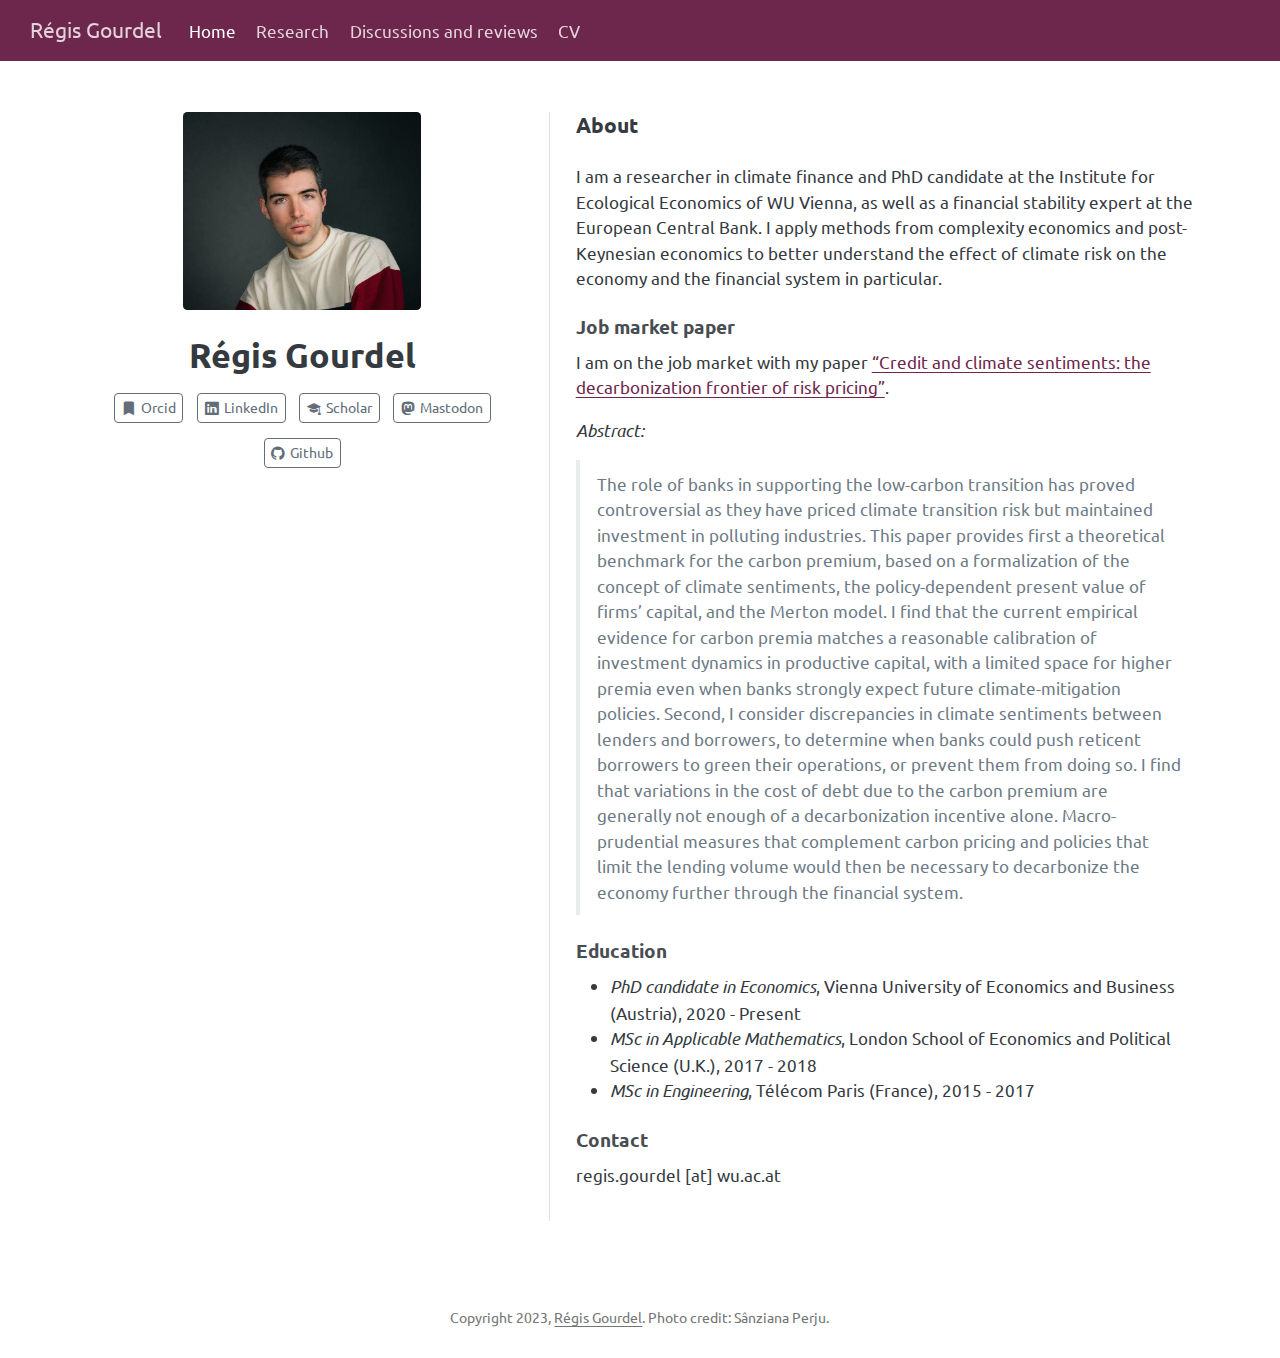
<file: index.html>
<!DOCTYPE html>
<html xmlns="http://www.w3.org/1999/xhtml" lang="en" xml:lang="en"><head>

<meta charset="utf-8">
<meta name="generator" content="quarto-1.6.32">

<meta name="viewport" content="width=device-width, initial-scale=1.0, user-scalable=yes">


<title>Régis Gourdel</title>
<style>
code{white-space: pre-wrap;}
span.smallcaps{font-variant: small-caps;}
div.columns{display: flex; gap: min(4vw, 1.5em);}
div.column{flex: auto; overflow-x: auto;}
div.hanging-indent{margin-left: 1.5em; text-indent: -1.5em;}
ul.task-list{list-style: none;}
ul.task-list li input[type="checkbox"] {
  width: 0.8em;
  margin: 0 0.8em 0.2em -1em; /* quarto-specific, see https://github.com/quarto-dev/quarto-cli/issues/4556 */ 
  vertical-align: middle;
}
</style>


<script src="site_libs/quarto-nav/quarto-nav.js"></script>
<script src="site_libs/quarto-nav/headroom.min.js"></script>
<link href="./graphics/favicon2.svg" rel="icon" type="image/svg+xml">
<script src="site_libs/clipboard/clipboard.min.js"></script>
<script src="site_libs/quarto-html/quarto.js"></script>
<script src="site_libs/quarto-html/popper.min.js"></script>
<script src="site_libs/quarto-html/tippy.umd.min.js"></script>
<link href="site_libs/quarto-html/tippy.css" rel="stylesheet">
<link href="site_libs/quarto-html/quarto-syntax-highlighting-2486e1f0a3ee9ee1fc393803a1361cdb.css" rel="stylesheet" id="quarto-text-highlighting-styles">
<script src="site_libs/bootstrap/bootstrap.min.js"></script>
<link href="site_libs/bootstrap/bootstrap-icons.css" rel="stylesheet">
<link href="site_libs/bootstrap/bootstrap-c90682f6391d3044fc06fac18db83ea8.min.css" rel="stylesheet" append-hash="true" id="quarto-bootstrap" data-mode="light">
<script id="quarto-search-options" type="application/json">{
  "language": {
    "search-no-results-text": "No results",
    "search-matching-documents-text": "matching documents",
    "search-copy-link-title": "Copy link to search",
    "search-hide-matches-text": "Hide additional matches",
    "search-more-match-text": "more match in this document",
    "search-more-matches-text": "more matches in this document",
    "search-clear-button-title": "Clear",
    "search-text-placeholder": "",
    "search-detached-cancel-button-title": "Cancel",
    "search-submit-button-title": "Submit",
    "search-label": "Search"
  }
}</script>


<link rel="stylesheet" href="styles.css">
<meta property="og:title" content="Régis Gourdel">
<meta property="og:description" content="">
<meta property="og:image" content="https://regisgourdel.github.io/graphics/favicon2.svg">
<meta property="og:site_name" content="Régis Gourdel">
<meta name="twitter:title" content="Régis Gourdel">
<meta name="twitter:description" content="">
<meta name="twitter:image" content="https://regisgourdel.github.io/graphics/favicon2.svg">
<meta name="twitter:card" content="summary_large_image">
</head>

<body class="nav-fixed">

<div id="quarto-search-results"></div>
  <header id="quarto-header" class="headroom fixed-top">
    <nav class="navbar navbar-expand-lg " data-bs-theme="dark">
      <div class="navbar-container container-fluid">
      <div class="navbar-brand-container mx-auto">
    <a class="navbar-brand" href="./index.html">
    <span class="navbar-title">Régis Gourdel</span>
    </a>
  </div>
          <button class="navbar-toggler" type="button" data-bs-toggle="collapse" data-bs-target="#navbarCollapse" aria-controls="navbarCollapse" role="menu" aria-expanded="false" aria-label="Toggle navigation" onclick="if (window.quartoToggleHeadroom) { window.quartoToggleHeadroom(); }">
  <span class="navbar-toggler-icon"></span>
</button>
          <div class="collapse navbar-collapse" id="navbarCollapse">
            <ul class="navbar-nav navbar-nav-scroll me-auto">
  <li class="nav-item">
    <a class="nav-link active" href="./index.html" aria-current="page"> 
<span class="menu-text">Home</span></a>
  </li>  
  <li class="nav-item">
    <a class="nav-link" href="./research.html"> 
<span class="menu-text">Research</span></a>
  </li>  
  <li class="nav-item">
    <a class="nav-link" href="./discussion.html"> 
<span class="menu-text">Discussions and reviews</span></a>
  </li>  
  <li class="nav-item">
    <a class="nav-link" href="./resources/CV.pdf"> 
<span class="menu-text">CV</span></a>
  </li>  
</ul>
          </div> <!-- /navcollapse -->
            <div class="quarto-navbar-tools">
</div>
      </div> <!-- /container-fluid -->
    </nav>
</header>
<!-- content -->
<div id="quarto-content" class="quarto-container page-columns page-rows-contents page-layout-full page-navbar">
<!-- sidebar -->
<!-- margin-sidebar -->
    
<!-- main -->
<div class="quarto-about-trestles column-page">
  <div class="about-entity">
    <img src="graphics/profile.jpg" class="about-image
  rounded " style="width: 14em;">
<header id="title-block-header" class="quarto-title-block default">
<div class="quarto-title">
<h1 class="title">Régis Gourdel</h1>
</div>
<div class="quarto-title-meta column-page">
  </div>
</header>
    <div class="about-links">
  <a href="https://orcid.org/0000-0002-1638-9765" class="about-link" rel="" target="">
    <i class="bi bi-bookmark-fill"></i>
     <span class="about-link-text">Orcid</span>
  </a>
  <a href="https://www.linkedin.com/in/regisgourdel/" class="about-link" rel="" target="">
    <i class="bi bi-linkedin"></i>
     <span class="about-link-text">LinkedIn</span>
  </a>
  <a href="https://scholar.google.fr/citations?user=1xZrPK0AAAAJ" class="about-link" rel="" target="">
    <i class="bi bi-mortarboard-fill"></i>
     <span class="about-link-text">Scholar</span>
  </a>
  <a href="https://econtwitter.net/@RegisGourdel" class="about-link" rel="" target="">
    <i class="bi bi-mastodon"></i>
     <span class="about-link-text">Mastodon</span>
  </a>
  <a href="https://github.com/RegisGourdel" class="about-link" rel="" target="">
    <i class="bi bi-github"></i>
     <span class="about-link-text">Github</span>
  </a>
</div>
  </div>
  <div class="about-contents"><main class="content column-page" id="quarto-document-content">
<section id="about" class="level2">
<h2 data-anchor-id="about">About</h2>
<p>I am a researcher in climate finance and PhD candidate at the Institute for Ecological Economics of WU Vienna, as well as a financial stability expert at the European Central Bank. I apply methods from complexity economics and post-Keynesian economics to better understand the effect of climate risk on the economy and the financial system in particular.</p>
<section id="job-market-paper" class="level3">
<h3 data-anchor-id="job-market-paper">Job market paper</h3>
<p>I am on the job market with my paper <a href="https://ssrn.com/abstract=5040367">“Credit and climate sentiments: the decarbonization frontier of risk pricing”</a>.</p>
<p><em>Abstract:</em></p>
<blockquote class="blockquote">
<p>The role of banks in supporting the low-carbon transition has proved controversial as they have priced climate transition risk but maintained investment in polluting industries. This paper provides first a theoretical benchmark for the carbon premium, based on a formalization of the concept of climate sentiments, the policy-dependent present value of firms’ capital, and the Merton model. I find that the current empirical evidence for carbon premia matches a reasonable calibration of investment dynamics in productive capital, with a limited space for higher premia even when banks strongly expect future climate-mitigation policies. Second, I consider discrepancies in climate sentiments between lenders and borrowers, to determine when banks could push reticent borrowers to green their operations, or prevent them from doing so. I find that variations in the cost of debt due to the carbon premium are generally not enough of a decarbonization incentive alone. Macro-prudential measures that complement carbon pricing and policies that limit the lending volume would then be necessary to decarbonize the economy further through the financial system.</p>
</blockquote>
</section>
<section id="education" class="level3">
<h3 data-anchor-id="education">Education</h3>
<ul>
<li><em>PhD candidate in Economics</em>, Vienna University of Economics and Business (Austria), 2020 - Present</li>
<li><em>MSc in Applicable Mathematics</em>, London School of Economics and Political Science (U.K.), 2017 - 2018</li>
<li><em>MSc in Engineering</em>, Télécom Paris (France), 2015 - 2017</li>
</ul>
</section>
<section id="contact" class="level3">
<h3 data-anchor-id="contact">Contact</h3>
<p>regis.gourdel [at] wu.ac.at</p>


</section>
</section>
</main></div>
</div>
 <!-- /main -->
<script id="quarto-html-after-body" type="application/javascript">
window.document.addEventListener("DOMContentLoaded", function (event) {
  const toggleBodyColorMode = (bsSheetEl) => {
    const mode = bsSheetEl.getAttribute("data-mode");
    const bodyEl = window.document.querySelector("body");
    if (mode === "dark") {
      bodyEl.classList.add("quarto-dark");
      bodyEl.classList.remove("quarto-light");
    } else {
      bodyEl.classList.add("quarto-light");
      bodyEl.classList.remove("quarto-dark");
    }
  }
  const toggleBodyColorPrimary = () => {
    const bsSheetEl = window.document.querySelector("link#quarto-bootstrap");
    if (bsSheetEl) {
      toggleBodyColorMode(bsSheetEl);
    }
  }
  toggleBodyColorPrimary();  
  const isCodeAnnotation = (el) => {
    for (const clz of el.classList) {
      if (clz.startsWith('code-annotation-')) {                     
        return true;
      }
    }
    return false;
  }
  const onCopySuccess = function(e) {
    // button target
    const button = e.trigger;
    // don't keep focus
    button.blur();
    // flash "checked"
    button.classList.add('code-copy-button-checked');
    var currentTitle = button.getAttribute("title");
    button.setAttribute("title", "Copied!");
    let tooltip;
    if (window.bootstrap) {
      button.setAttribute("data-bs-toggle", "tooltip");
      button.setAttribute("data-bs-placement", "left");
      button.setAttribute("data-bs-title", "Copied!");
      tooltip = new bootstrap.Tooltip(button, 
        { trigger: "manual", 
          customClass: "code-copy-button-tooltip",
          offset: [0, -8]});
      tooltip.show();    
    }
    setTimeout(function() {
      if (tooltip) {
        tooltip.hide();
        button.removeAttribute("data-bs-title");
        button.removeAttribute("data-bs-toggle");
        button.removeAttribute("data-bs-placement");
      }
      button.setAttribute("title", currentTitle);
      button.classList.remove('code-copy-button-checked');
    }, 1000);
    // clear code selection
    e.clearSelection();
  }
  const getTextToCopy = function(trigger) {
      const codeEl = trigger.previousElementSibling.cloneNode(true);
      for (const childEl of codeEl.children) {
        if (isCodeAnnotation(childEl)) {
          childEl.remove();
        }
      }
      return codeEl.innerText;
  }
  const clipboard = new window.ClipboardJS('.code-copy-button:not([data-in-quarto-modal])', {
    text: getTextToCopy
  });
  clipboard.on('success', onCopySuccess);
  if (window.document.getElementById('quarto-embedded-source-code-modal')) {
    // For code content inside modals, clipBoardJS needs to be initialized with a container option
    // TODO: Check when it could be a function (https://github.com/zenorocha/clipboard.js/issues/860)
    const clipboardModal = new window.ClipboardJS('.code-copy-button[data-in-quarto-modal]', {
      text: getTextToCopy,
      container: window.document.getElementById('quarto-embedded-source-code-modal')
    });
    clipboardModal.on('success', onCopySuccess);
  }
    var localhostRegex = new RegExp(/^(?:http|https):\/\/localhost\:?[0-9]*\//);
    var mailtoRegex = new RegExp(/^mailto:/);
      var filterRegex = new RegExp("https:\/\/regisgourdel\.github\.io\/");
    var isInternal = (href) => {
        return filterRegex.test(href) || localhostRegex.test(href) || mailtoRegex.test(href);
    }
    // Inspect non-navigation links and adorn them if external
 	var links = window.document.querySelectorAll('a[href]:not(.nav-link):not(.navbar-brand):not(.toc-action):not(.sidebar-link):not(.sidebar-item-toggle):not(.pagination-link):not(.no-external):not([aria-hidden]):not(.dropdown-item):not(.quarto-navigation-tool):not(.about-link)');
    for (var i=0; i<links.length; i++) {
      const link = links[i];
      if (!isInternal(link.href)) {
        // undo the damage that might have been done by quarto-nav.js in the case of
        // links that we want to consider external
        if (link.dataset.originalHref !== undefined) {
          link.href = link.dataset.originalHref;
        }
      }
    }
  function tippyHover(el, contentFn, onTriggerFn, onUntriggerFn) {
    const config = {
      allowHTML: true,
      maxWidth: 500,
      delay: 100,
      arrow: false,
      appendTo: function(el) {
          return el.parentElement;
      },
      interactive: true,
      interactiveBorder: 10,
      theme: 'quarto',
      placement: 'bottom-start',
    };
    if (contentFn) {
      config.content = contentFn;
    }
    if (onTriggerFn) {
      config.onTrigger = onTriggerFn;
    }
    if (onUntriggerFn) {
      config.onUntrigger = onUntriggerFn;
    }
    window.tippy(el, config); 
  }
  const noterefs = window.document.querySelectorAll('a[role="doc-noteref"]');
  for (var i=0; i<noterefs.length; i++) {
    const ref = noterefs[i];
    tippyHover(ref, function() {
      // use id or data attribute instead here
      let href = ref.getAttribute('data-footnote-href') || ref.getAttribute('href');
      try { href = new URL(href).hash; } catch {}
      const id = href.replace(/^#\/?/, "");
      const note = window.document.getElementById(id);
      if (note) {
        return note.innerHTML;
      } else {
        return "";
      }
    });
  }
  const xrefs = window.document.querySelectorAll('a.quarto-xref');
  const processXRef = (id, note) => {
    // Strip column container classes
    const stripColumnClz = (el) => {
      el.classList.remove("page-full", "page-columns");
      if (el.children) {
        for (const child of el.children) {
          stripColumnClz(child);
        }
      }
    }
    stripColumnClz(note)
    if (id === null || id.startsWith('sec-')) {
      // Special case sections, only their first couple elements
      const container = document.createElement("div");
      if (note.children && note.children.length > 2) {
        container.appendChild(note.children[0].cloneNode(true));
        for (let i = 1; i < note.children.length; i++) {
          const child = note.children[i];
          if (child.tagName === "P" && child.innerText === "") {
            continue;
          } else {
            container.appendChild(child.cloneNode(true));
            break;
          }
        }
        if (window.Quarto?.typesetMath) {
          window.Quarto.typesetMath(container);
        }
        return container.innerHTML
      } else {
        if (window.Quarto?.typesetMath) {
          window.Quarto.typesetMath(note);
        }
        return note.innerHTML;
      }
    } else {
      // Remove any anchor links if they are present
      const anchorLink = note.querySelector('a.anchorjs-link');
      if (anchorLink) {
        anchorLink.remove();
      }
      if (window.Quarto?.typesetMath) {
        window.Quarto.typesetMath(note);
      }
      // TODO in 1.5, we should make sure this works without a callout special case
      if (note.classList.contains("callout")) {
        return note.outerHTML;
      } else {
        return note.innerHTML;
      }
    }
  }
  for (var i=0; i<xrefs.length; i++) {
    const xref = xrefs[i];
    tippyHover(xref, undefined, function(instance) {
      instance.disable();
      let url = xref.getAttribute('href');
      let hash = undefined; 
      if (url.startsWith('#')) {
        hash = url;
      } else {
        try { hash = new URL(url).hash; } catch {}
      }
      if (hash) {
        const id = hash.replace(/^#\/?/, "");
        const note = window.document.getElementById(id);
        if (note !== null) {
          try {
            const html = processXRef(id, note.cloneNode(true));
            instance.setContent(html);
          } finally {
            instance.enable();
            instance.show();
          }
        } else {
          // See if we can fetch this
          fetch(url.split('#')[0])
          .then(res => res.text())
          .then(html => {
            const parser = new DOMParser();
            const htmlDoc = parser.parseFromString(html, "text/html");
            const note = htmlDoc.getElementById(id);
            if (note !== null) {
              const html = processXRef(id, note);
              instance.setContent(html);
            } 
          }).finally(() => {
            instance.enable();
            instance.show();
          });
        }
      } else {
        // See if we can fetch a full url (with no hash to target)
        // This is a special case and we should probably do some content thinning / targeting
        fetch(url)
        .then(res => res.text())
        .then(html => {
          const parser = new DOMParser();
          const htmlDoc = parser.parseFromString(html, "text/html");
          const note = htmlDoc.querySelector('main.content');
          if (note !== null) {
            // This should only happen for chapter cross references
            // (since there is no id in the URL)
            // remove the first header
            if (note.children.length > 0 && note.children[0].tagName === "HEADER") {
              note.children[0].remove();
            }
            const html = processXRef(null, note);
            instance.setContent(html);
          } 
        }).finally(() => {
          instance.enable();
          instance.show();
        });
      }
    }, function(instance) {
    });
  }
      let selectedAnnoteEl;
      const selectorForAnnotation = ( cell, annotation) => {
        let cellAttr = 'data-code-cell="' + cell + '"';
        let lineAttr = 'data-code-annotation="' +  annotation + '"';
        const selector = 'span[' + cellAttr + '][' + lineAttr + ']';
        return selector;
      }
      const selectCodeLines = (annoteEl) => {
        const doc = window.document;
        const targetCell = annoteEl.getAttribute("data-target-cell");
        const targetAnnotation = annoteEl.getAttribute("data-target-annotation");
        const annoteSpan = window.document.querySelector(selectorForAnnotation(targetCell, targetAnnotation));
        const lines = annoteSpan.getAttribute("data-code-lines").split(",");
        const lineIds = lines.map((line) => {
          return targetCell + "-" + line;
        })
        let top = null;
        let height = null;
        let parent = null;
        if (lineIds.length > 0) {
            //compute the position of the single el (top and bottom and make a div)
            const el = window.document.getElementById(lineIds[0]);
            top = el.offsetTop;
            height = el.offsetHeight;
            parent = el.parentElement.parentElement;
          if (lineIds.length > 1) {
            const lastEl = window.document.getElementById(lineIds[lineIds.length - 1]);
            const bottom = lastEl.offsetTop + lastEl.offsetHeight;
            height = bottom - top;
          }
          if (top !== null && height !== null && parent !== null) {
            // cook up a div (if necessary) and position it 
            let div = window.document.getElementById("code-annotation-line-highlight");
            if (div === null) {
              div = window.document.createElement("div");
              div.setAttribute("id", "code-annotation-line-highlight");
              div.style.position = 'absolute';
              parent.appendChild(div);
            }
            div.style.top = top - 2 + "px";
            div.style.height = height + 4 + "px";
            div.style.left = 0;
            let gutterDiv = window.document.getElementById("code-annotation-line-highlight-gutter");
            if (gutterDiv === null) {
              gutterDiv = window.document.createElement("div");
              gutterDiv.setAttribute("id", "code-annotation-line-highlight-gutter");
              gutterDiv.style.position = 'absolute';
              const codeCell = window.document.getElementById(targetCell);
              const gutter = codeCell.querySelector('.code-annotation-gutter');
              gutter.appendChild(gutterDiv);
            }
            gutterDiv.style.top = top - 2 + "px";
            gutterDiv.style.height = height + 4 + "px";
          }
          selectedAnnoteEl = annoteEl;
        }
      };
      const unselectCodeLines = () => {
        const elementsIds = ["code-annotation-line-highlight", "code-annotation-line-highlight-gutter"];
        elementsIds.forEach((elId) => {
          const div = window.document.getElementById(elId);
          if (div) {
            div.remove();
          }
        });
        selectedAnnoteEl = undefined;
      };
        // Handle positioning of the toggle
    window.addEventListener(
      "resize",
      throttle(() => {
        elRect = undefined;
        if (selectedAnnoteEl) {
          selectCodeLines(selectedAnnoteEl);
        }
      }, 10)
    );
    function throttle(fn, ms) {
    let throttle = false;
    let timer;
      return (...args) => {
        if(!throttle) { // first call gets through
            fn.apply(this, args);
            throttle = true;
        } else { // all the others get throttled
            if(timer) clearTimeout(timer); // cancel #2
            timer = setTimeout(() => {
              fn.apply(this, args);
              timer = throttle = false;
            }, ms);
        }
      };
    }
      // Attach click handler to the DT
      const annoteDls = window.document.querySelectorAll('dt[data-target-cell]');
      for (const annoteDlNode of annoteDls) {
        annoteDlNode.addEventListener('click', (event) => {
          const clickedEl = event.target;
          if (clickedEl !== selectedAnnoteEl) {
            unselectCodeLines();
            const activeEl = window.document.querySelector('dt[data-target-cell].code-annotation-active');
            if (activeEl) {
              activeEl.classList.remove('code-annotation-active');
            }
            selectCodeLines(clickedEl);
            clickedEl.classList.add('code-annotation-active');
          } else {
            // Unselect the line
            unselectCodeLines();
            clickedEl.classList.remove('code-annotation-active');
          }
        });
      }
  const findCites = (el) => {
    const parentEl = el.parentElement;
    if (parentEl) {
      const cites = parentEl.dataset.cites;
      if (cites) {
        return {
          el,
          cites: cites.split(' ')
        };
      } else {
        return findCites(el.parentElement)
      }
    } else {
      return undefined;
    }
  };
  var bibliorefs = window.document.querySelectorAll('a[role="doc-biblioref"]');
  for (var i=0; i<bibliorefs.length; i++) {
    const ref = bibliorefs[i];
    const citeInfo = findCites(ref);
    if (citeInfo) {
      tippyHover(citeInfo.el, function() {
        var popup = window.document.createElement('div');
        citeInfo.cites.forEach(function(cite) {
          var citeDiv = window.document.createElement('div');
          citeDiv.classList.add('hanging-indent');
          citeDiv.classList.add('csl-entry');
          var biblioDiv = window.document.getElementById('ref-' + cite);
          if (biblioDiv) {
            citeDiv.innerHTML = biblioDiv.innerHTML;
          }
          popup.appendChild(citeDiv);
        });
        return popup.innerHTML;
      });
    }
  }
});
</script>
</div> <!-- /content -->
<footer class="footer">
  <div class="nav-footer">
    <div class="nav-footer-left">
      &nbsp;
    </div>   
    <div class="nav-footer-center">
<p>Copyright 2023, <a rel="me" href="https://econtwitter.net/@RegisGourdel">Régis Gourdel</a>. Photo credit: Sânziana Perju.</p>
</div>
    <div class="nav-footer-right">
      &nbsp;
    </div>
  </div>
</footer>




</body></html>
</file>
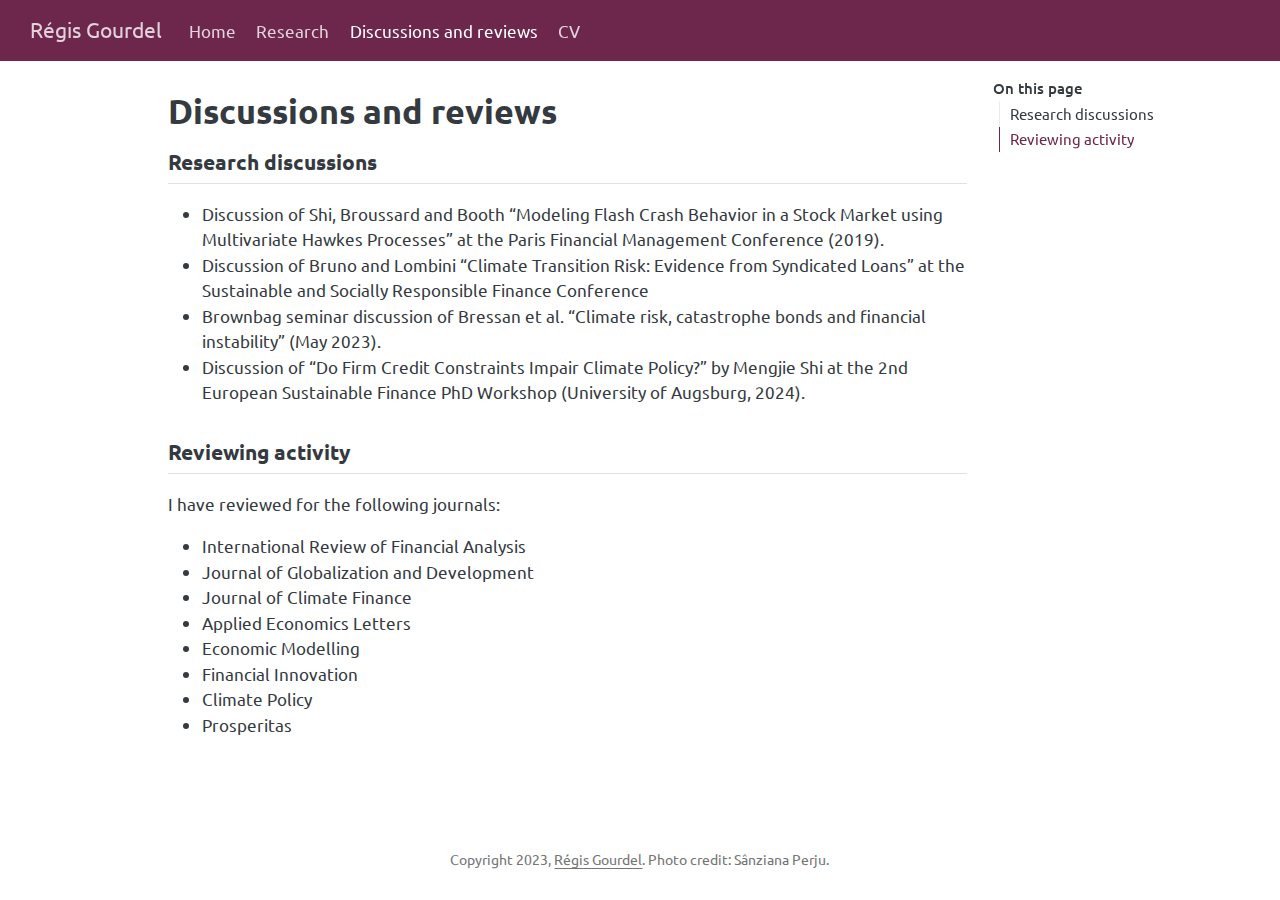
<file: discussion.html>
<!DOCTYPE html>
<html xmlns="http://www.w3.org/1999/xhtml" lang="en" xml:lang="en"><head>

<meta charset="utf-8">
<meta name="generator" content="quarto-1.6.32">

<meta name="viewport" content="width=device-width, initial-scale=1.0, user-scalable=yes">


<title>Discussions and reviews – Régis Gourdel</title>
<style>
code{white-space: pre-wrap;}
span.smallcaps{font-variant: small-caps;}
div.columns{display: flex; gap: min(4vw, 1.5em);}
div.column{flex: auto; overflow-x: auto;}
div.hanging-indent{margin-left: 1.5em; text-indent: -1.5em;}
ul.task-list{list-style: none;}
ul.task-list li input[type="checkbox"] {
  width: 0.8em;
  margin: 0 0.8em 0.2em -1em; /* quarto-specific, see https://github.com/quarto-dev/quarto-cli/issues/4556 */ 
  vertical-align: middle;
}
</style>


<script src="site_libs/quarto-nav/quarto-nav.js"></script>
<script src="site_libs/quarto-nav/headroom.min.js"></script>
<link href="./graphics/favicon2.svg" rel="icon" type="image/svg+xml">
<script src="site_libs/clipboard/clipboard.min.js"></script>
<script src="site_libs/quarto-html/quarto.js"></script>
<script src="site_libs/quarto-html/popper.min.js"></script>
<script src="site_libs/quarto-html/tippy.umd.min.js"></script>
<script src="site_libs/quarto-html/anchor.min.js"></script>
<link href="site_libs/quarto-html/tippy.css" rel="stylesheet">
<link href="site_libs/quarto-html/quarto-syntax-highlighting-2486e1f0a3ee9ee1fc393803a1361cdb.css" rel="stylesheet" id="quarto-text-highlighting-styles">
<script src="site_libs/bootstrap/bootstrap.min.js"></script>
<link href="site_libs/bootstrap/bootstrap-icons.css" rel="stylesheet">
<link href="site_libs/bootstrap/bootstrap-c90682f6391d3044fc06fac18db83ea8.min.css" rel="stylesheet" append-hash="true" id="quarto-bootstrap" data-mode="light">
<script id="quarto-search-options" type="application/json">{
  "language": {
    "search-no-results-text": "No results",
    "search-matching-documents-text": "matching documents",
    "search-copy-link-title": "Copy link to search",
    "search-hide-matches-text": "Hide additional matches",
    "search-more-match-text": "more match in this document",
    "search-more-matches-text": "more matches in this document",
    "search-clear-button-title": "Clear",
    "search-text-placeholder": "",
    "search-detached-cancel-button-title": "Cancel",
    "search-submit-button-title": "Submit",
    "search-label": "Search"
  }
}</script>


<link rel="stylesheet" href="styles.css">
<meta property="og:title" content="Discussions and reviews – Régis Gourdel">
<meta property="og:description" content="">
<meta property="og:image" content="https://regisgourdel.github.io/graphics/favicon2.svg">
<meta property="og:site_name" content="Régis Gourdel">
<meta name="twitter:title" content="Discussions and reviews – Régis Gourdel">
<meta name="twitter:description" content="">
<meta name="twitter:image" content="https://regisgourdel.github.io/graphics/favicon2.svg">
<meta name="twitter:card" content="summary_large_image">
</head>

<body class="nav-fixed">

<div id="quarto-search-results"></div>
  <header id="quarto-header" class="headroom fixed-top">
    <nav class="navbar navbar-expand-lg " data-bs-theme="dark">
      <div class="navbar-container container-fluid">
      <div class="navbar-brand-container mx-auto">
    <a class="navbar-brand" href="./index.html">
    <span class="navbar-title">Régis Gourdel</span>
    </a>
  </div>
          <button class="navbar-toggler" type="button" data-bs-toggle="collapse" data-bs-target="#navbarCollapse" aria-controls="navbarCollapse" role="menu" aria-expanded="false" aria-label="Toggle navigation" onclick="if (window.quartoToggleHeadroom) { window.quartoToggleHeadroom(); }">
  <span class="navbar-toggler-icon"></span>
</button>
          <div class="collapse navbar-collapse" id="navbarCollapse">
            <ul class="navbar-nav navbar-nav-scroll me-auto">
  <li class="nav-item">
    <a class="nav-link" href="./index.html"> 
<span class="menu-text">Home</span></a>
  </li>  
  <li class="nav-item">
    <a class="nav-link" href="./research.html"> 
<span class="menu-text">Research</span></a>
  </li>  
  <li class="nav-item">
    <a class="nav-link active" href="./discussion.html" aria-current="page"> 
<span class="menu-text">Discussions and reviews</span></a>
  </li>  
  <li class="nav-item">
    <a class="nav-link" href="./resources/CV.pdf"> 
<span class="menu-text">CV</span></a>
  </li>  
</ul>
          </div> <!-- /navcollapse -->
            <div class="quarto-navbar-tools">
</div>
      </div> <!-- /container-fluid -->
    </nav>
</header>
<!-- content -->
<div id="quarto-content" class="quarto-container page-columns page-rows-contents page-layout-article page-navbar">
<!-- sidebar -->
<!-- margin-sidebar -->
    <div id="quarto-margin-sidebar" class="sidebar margin-sidebar">
        <nav id="TOC" role="doc-toc" class="toc-active">
    <h2 id="toc-title">On this page</h2>
   
  <ul>
  <li><a href="#research-discussions" id="toc-research-discussions" class="nav-link active" data-scroll-target="#research-discussions">Research discussions</a></li>
  <li><a href="#reviewing-activity" id="toc-reviewing-activity" class="nav-link" data-scroll-target="#reviewing-activity">Reviewing activity</a></li>
  </ul>
</nav>
    </div>
<!-- main -->
<main class="content" id="quarto-document-content">

<header id="title-block-header" class="quarto-title-block default">
<div class="quarto-title">
<h1 class="title">Discussions and reviews</h1>
</div>



<div class="quarto-title-meta">

    
  
    
  </div>
  


</header>


<section id="research-discussions" class="level2">
<h2 class="anchored" data-anchor-id="research-discussions">Research discussions</h2>
<ul>
<li>Discussion of Shi, Broussard and Booth “Modeling Flash Crash Behavior in a Stock Market using Multivariate Hawkes Processes” at the Paris Financial Management Conference (2019).</li>
<li>Discussion of Bruno and Lombini “Climate Transition Risk: Evidence from Syndicated Loans” at the Sustainable and Socially Responsible Finance Conference</li>
<li>Brownbag seminar discussion of Bressan et al.&nbsp;“Climate risk, catastrophe bonds and financial instability” (May 2023).</li>
<li>Discussion of “Do Firm Credit Constraints Impair Climate Policy?” by Mengjie Shi at the 2nd European Sustainable Finance PhD Workshop (University of Augsburg, 2024).</li>
</ul>
</section>
<section id="reviewing-activity" class="level2">
<h2 class="anchored" data-anchor-id="reviewing-activity">Reviewing activity</h2>
<p>I have reviewed for the following journals:</p>
<ul>
<li>International Review of Financial Analysis</li>
<li>Journal of Globalization and Development</li>
<li>Journal of Climate Finance</li>
<li>Applied Economics Letters</li>
<li>Economic Modelling</li>
<li>Financial Innovation</li>
<li>Climate Policy</li>
<li>Prosperitas</li>
</ul>


</section>

</main> <!-- /main -->
<script id="quarto-html-after-body" type="application/javascript">
window.document.addEventListener("DOMContentLoaded", function (event) {
  const toggleBodyColorMode = (bsSheetEl) => {
    const mode = bsSheetEl.getAttribute("data-mode");
    const bodyEl = window.document.querySelector("body");
    if (mode === "dark") {
      bodyEl.classList.add("quarto-dark");
      bodyEl.classList.remove("quarto-light");
    } else {
      bodyEl.classList.add("quarto-light");
      bodyEl.classList.remove("quarto-dark");
    }
  }
  const toggleBodyColorPrimary = () => {
    const bsSheetEl = window.document.querySelector("link#quarto-bootstrap");
    if (bsSheetEl) {
      toggleBodyColorMode(bsSheetEl);
    }
  }
  toggleBodyColorPrimary();  
  const icon = "";
  const anchorJS = new window.AnchorJS();
  anchorJS.options = {
    placement: 'right',
    icon: icon
  };
  anchorJS.add('.anchored');
  const isCodeAnnotation = (el) => {
    for (const clz of el.classList) {
      if (clz.startsWith('code-annotation-')) {                     
        return true;
      }
    }
    return false;
  }
  const onCopySuccess = function(e) {
    // button target
    const button = e.trigger;
    // don't keep focus
    button.blur();
    // flash "checked"
    button.classList.add('code-copy-button-checked');
    var currentTitle = button.getAttribute("title");
    button.setAttribute("title", "Copied!");
    let tooltip;
    if (window.bootstrap) {
      button.setAttribute("data-bs-toggle", "tooltip");
      button.setAttribute("data-bs-placement", "left");
      button.setAttribute("data-bs-title", "Copied!");
      tooltip = new bootstrap.Tooltip(button, 
        { trigger: "manual", 
          customClass: "code-copy-button-tooltip",
          offset: [0, -8]});
      tooltip.show();    
    }
    setTimeout(function() {
      if (tooltip) {
        tooltip.hide();
        button.removeAttribute("data-bs-title");
        button.removeAttribute("data-bs-toggle");
        button.removeAttribute("data-bs-placement");
      }
      button.setAttribute("title", currentTitle);
      button.classList.remove('code-copy-button-checked');
    }, 1000);
    // clear code selection
    e.clearSelection();
  }
  const getTextToCopy = function(trigger) {
      const codeEl = trigger.previousElementSibling.cloneNode(true);
      for (const childEl of codeEl.children) {
        if (isCodeAnnotation(childEl)) {
          childEl.remove();
        }
      }
      return codeEl.innerText;
  }
  const clipboard = new window.ClipboardJS('.code-copy-button:not([data-in-quarto-modal])', {
    text: getTextToCopy
  });
  clipboard.on('success', onCopySuccess);
  if (window.document.getElementById('quarto-embedded-source-code-modal')) {
    // For code content inside modals, clipBoardJS needs to be initialized with a container option
    // TODO: Check when it could be a function (https://github.com/zenorocha/clipboard.js/issues/860)
    const clipboardModal = new window.ClipboardJS('.code-copy-button[data-in-quarto-modal]', {
      text: getTextToCopy,
      container: window.document.getElementById('quarto-embedded-source-code-modal')
    });
    clipboardModal.on('success', onCopySuccess);
  }
    var localhostRegex = new RegExp(/^(?:http|https):\/\/localhost\:?[0-9]*\//);
    var mailtoRegex = new RegExp(/^mailto:/);
      var filterRegex = new RegExp("https:\/\/regisgourdel\.github\.io\/");
    var isInternal = (href) => {
        return filterRegex.test(href) || localhostRegex.test(href) || mailtoRegex.test(href);
    }
    // Inspect non-navigation links and adorn them if external
 	var links = window.document.querySelectorAll('a[href]:not(.nav-link):not(.navbar-brand):not(.toc-action):not(.sidebar-link):not(.sidebar-item-toggle):not(.pagination-link):not(.no-external):not([aria-hidden]):not(.dropdown-item):not(.quarto-navigation-tool):not(.about-link)');
    for (var i=0; i<links.length; i++) {
      const link = links[i];
      if (!isInternal(link.href)) {
        // undo the damage that might have been done by quarto-nav.js in the case of
        // links that we want to consider external
        if (link.dataset.originalHref !== undefined) {
          link.href = link.dataset.originalHref;
        }
      }
    }
  function tippyHover(el, contentFn, onTriggerFn, onUntriggerFn) {
    const config = {
      allowHTML: true,
      maxWidth: 500,
      delay: 100,
      arrow: false,
      appendTo: function(el) {
          return el.parentElement;
      },
      interactive: true,
      interactiveBorder: 10,
      theme: 'quarto',
      placement: 'bottom-start',
    };
    if (contentFn) {
      config.content = contentFn;
    }
    if (onTriggerFn) {
      config.onTrigger = onTriggerFn;
    }
    if (onUntriggerFn) {
      config.onUntrigger = onUntriggerFn;
    }
    window.tippy(el, config); 
  }
  const noterefs = window.document.querySelectorAll('a[role="doc-noteref"]');
  for (var i=0; i<noterefs.length; i++) {
    const ref = noterefs[i];
    tippyHover(ref, function() {
      // use id or data attribute instead here
      let href = ref.getAttribute('data-footnote-href') || ref.getAttribute('href');
      try { href = new URL(href).hash; } catch {}
      const id = href.replace(/^#\/?/, "");
      const note = window.document.getElementById(id);
      if (note) {
        return note.innerHTML;
      } else {
        return "";
      }
    });
  }
  const xrefs = window.document.querySelectorAll('a.quarto-xref');
  const processXRef = (id, note) => {
    // Strip column container classes
    const stripColumnClz = (el) => {
      el.classList.remove("page-full", "page-columns");
      if (el.children) {
        for (const child of el.children) {
          stripColumnClz(child);
        }
      }
    }
    stripColumnClz(note)
    if (id === null || id.startsWith('sec-')) {
      // Special case sections, only their first couple elements
      const container = document.createElement("div");
      if (note.children && note.children.length > 2) {
        container.appendChild(note.children[0].cloneNode(true));
        for (let i = 1; i < note.children.length; i++) {
          const child = note.children[i];
          if (child.tagName === "P" && child.innerText === "") {
            continue;
          } else {
            container.appendChild(child.cloneNode(true));
            break;
          }
        }
        if (window.Quarto?.typesetMath) {
          window.Quarto.typesetMath(container);
        }
        return container.innerHTML
      } else {
        if (window.Quarto?.typesetMath) {
          window.Quarto.typesetMath(note);
        }
        return note.innerHTML;
      }
    } else {
      // Remove any anchor links if they are present
      const anchorLink = note.querySelector('a.anchorjs-link');
      if (anchorLink) {
        anchorLink.remove();
      }
      if (window.Quarto?.typesetMath) {
        window.Quarto.typesetMath(note);
      }
      // TODO in 1.5, we should make sure this works without a callout special case
      if (note.classList.contains("callout")) {
        return note.outerHTML;
      } else {
        return note.innerHTML;
      }
    }
  }
  for (var i=0; i<xrefs.length; i++) {
    const xref = xrefs[i];
    tippyHover(xref, undefined, function(instance) {
      instance.disable();
      let url = xref.getAttribute('href');
      let hash = undefined; 
      if (url.startsWith('#')) {
        hash = url;
      } else {
        try { hash = new URL(url).hash; } catch {}
      }
      if (hash) {
        const id = hash.replace(/^#\/?/, "");
        const note = window.document.getElementById(id);
        if (note !== null) {
          try {
            const html = processXRef(id, note.cloneNode(true));
            instance.setContent(html);
          } finally {
            instance.enable();
            instance.show();
          }
        } else {
          // See if we can fetch this
          fetch(url.split('#')[0])
          .then(res => res.text())
          .then(html => {
            const parser = new DOMParser();
            const htmlDoc = parser.parseFromString(html, "text/html");
            const note = htmlDoc.getElementById(id);
            if (note !== null) {
              const html = processXRef(id, note);
              instance.setContent(html);
            } 
          }).finally(() => {
            instance.enable();
            instance.show();
          });
        }
      } else {
        // See if we can fetch a full url (with no hash to target)
        // This is a special case and we should probably do some content thinning / targeting
        fetch(url)
        .then(res => res.text())
        .then(html => {
          const parser = new DOMParser();
          const htmlDoc = parser.parseFromString(html, "text/html");
          const note = htmlDoc.querySelector('main.content');
          if (note !== null) {
            // This should only happen for chapter cross references
            // (since there is no id in the URL)
            // remove the first header
            if (note.children.length > 0 && note.children[0].tagName === "HEADER") {
              note.children[0].remove();
            }
            const html = processXRef(null, note);
            instance.setContent(html);
          } 
        }).finally(() => {
          instance.enable();
          instance.show();
        });
      }
    }, function(instance) {
    });
  }
      let selectedAnnoteEl;
      const selectorForAnnotation = ( cell, annotation) => {
        let cellAttr = 'data-code-cell="' + cell + '"';
        let lineAttr = 'data-code-annotation="' +  annotation + '"';
        const selector = 'span[' + cellAttr + '][' + lineAttr + ']';
        return selector;
      }
      const selectCodeLines = (annoteEl) => {
        const doc = window.document;
        const targetCell = annoteEl.getAttribute("data-target-cell");
        const targetAnnotation = annoteEl.getAttribute("data-target-annotation");
        const annoteSpan = window.document.querySelector(selectorForAnnotation(targetCell, targetAnnotation));
        const lines = annoteSpan.getAttribute("data-code-lines").split(",");
        const lineIds = lines.map((line) => {
          return targetCell + "-" + line;
        })
        let top = null;
        let height = null;
        let parent = null;
        if (lineIds.length > 0) {
            //compute the position of the single el (top and bottom and make a div)
            const el = window.document.getElementById(lineIds[0]);
            top = el.offsetTop;
            height = el.offsetHeight;
            parent = el.parentElement.parentElement;
          if (lineIds.length > 1) {
            const lastEl = window.document.getElementById(lineIds[lineIds.length - 1]);
            const bottom = lastEl.offsetTop + lastEl.offsetHeight;
            height = bottom - top;
          }
          if (top !== null && height !== null && parent !== null) {
            // cook up a div (if necessary) and position it 
            let div = window.document.getElementById("code-annotation-line-highlight");
            if (div === null) {
              div = window.document.createElement("div");
              div.setAttribute("id", "code-annotation-line-highlight");
              div.style.position = 'absolute';
              parent.appendChild(div);
            }
            div.style.top = top - 2 + "px";
            div.style.height = height + 4 + "px";
            div.style.left = 0;
            let gutterDiv = window.document.getElementById("code-annotation-line-highlight-gutter");
            if (gutterDiv === null) {
              gutterDiv = window.document.createElement("div");
              gutterDiv.setAttribute("id", "code-annotation-line-highlight-gutter");
              gutterDiv.style.position = 'absolute';
              const codeCell = window.document.getElementById(targetCell);
              const gutter = codeCell.querySelector('.code-annotation-gutter');
              gutter.appendChild(gutterDiv);
            }
            gutterDiv.style.top = top - 2 + "px";
            gutterDiv.style.height = height + 4 + "px";
          }
          selectedAnnoteEl = annoteEl;
        }
      };
      const unselectCodeLines = () => {
        const elementsIds = ["code-annotation-line-highlight", "code-annotation-line-highlight-gutter"];
        elementsIds.forEach((elId) => {
          const div = window.document.getElementById(elId);
          if (div) {
            div.remove();
          }
        });
        selectedAnnoteEl = undefined;
      };
        // Handle positioning of the toggle
    window.addEventListener(
      "resize",
      throttle(() => {
        elRect = undefined;
        if (selectedAnnoteEl) {
          selectCodeLines(selectedAnnoteEl);
        }
      }, 10)
    );
    function throttle(fn, ms) {
    let throttle = false;
    let timer;
      return (...args) => {
        if(!throttle) { // first call gets through
            fn.apply(this, args);
            throttle = true;
        } else { // all the others get throttled
            if(timer) clearTimeout(timer); // cancel #2
            timer = setTimeout(() => {
              fn.apply(this, args);
              timer = throttle = false;
            }, ms);
        }
      };
    }
      // Attach click handler to the DT
      const annoteDls = window.document.querySelectorAll('dt[data-target-cell]');
      for (const annoteDlNode of annoteDls) {
        annoteDlNode.addEventListener('click', (event) => {
          const clickedEl = event.target;
          if (clickedEl !== selectedAnnoteEl) {
            unselectCodeLines();
            const activeEl = window.document.querySelector('dt[data-target-cell].code-annotation-active');
            if (activeEl) {
              activeEl.classList.remove('code-annotation-active');
            }
            selectCodeLines(clickedEl);
            clickedEl.classList.add('code-annotation-active');
          } else {
            // Unselect the line
            unselectCodeLines();
            clickedEl.classList.remove('code-annotation-active');
          }
        });
      }
  const findCites = (el) => {
    const parentEl = el.parentElement;
    if (parentEl) {
      const cites = parentEl.dataset.cites;
      if (cites) {
        return {
          el,
          cites: cites.split(' ')
        };
      } else {
        return findCites(el.parentElement)
      }
    } else {
      return undefined;
    }
  };
  var bibliorefs = window.document.querySelectorAll('a[role="doc-biblioref"]');
  for (var i=0; i<bibliorefs.length; i++) {
    const ref = bibliorefs[i];
    const citeInfo = findCites(ref);
    if (citeInfo) {
      tippyHover(citeInfo.el, function() {
        var popup = window.document.createElement('div');
        citeInfo.cites.forEach(function(cite) {
          var citeDiv = window.document.createElement('div');
          citeDiv.classList.add('hanging-indent');
          citeDiv.classList.add('csl-entry');
          var biblioDiv = window.document.getElementById('ref-' + cite);
          if (biblioDiv) {
            citeDiv.innerHTML = biblioDiv.innerHTML;
          }
          popup.appendChild(citeDiv);
        });
        return popup.innerHTML;
      });
    }
  }
});
</script>
</div> <!-- /content -->
<footer class="footer">
  <div class="nav-footer">
    <div class="nav-footer-left">
      &nbsp;
    </div>   
    <div class="nav-footer-center">
<p>Copyright 2023, <a rel="me" href="https://econtwitter.net/@RegisGourdel">Régis Gourdel</a>. Photo credit: Sânziana Perju.</p>
</div>
    <div class="nav-footer-right">
      &nbsp;
    </div>
  </div>
</footer>




</body></html>
</file>
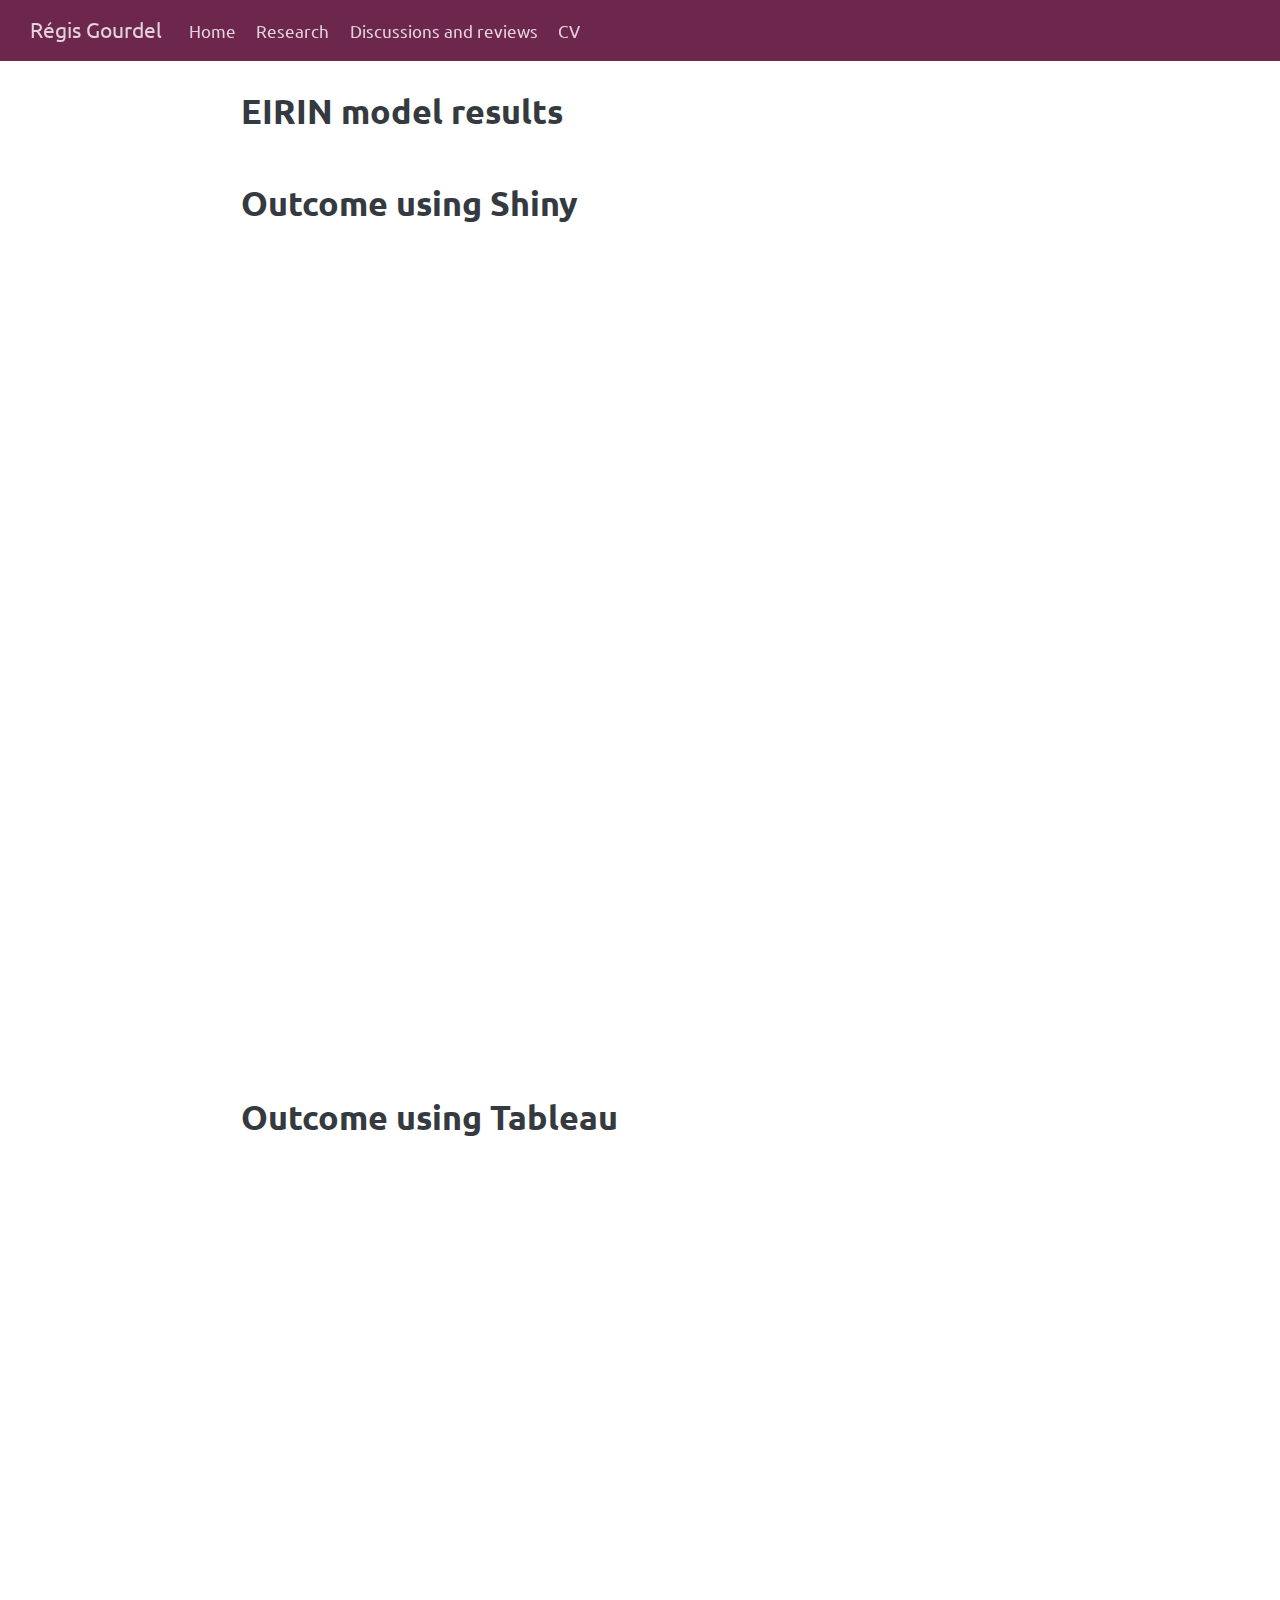
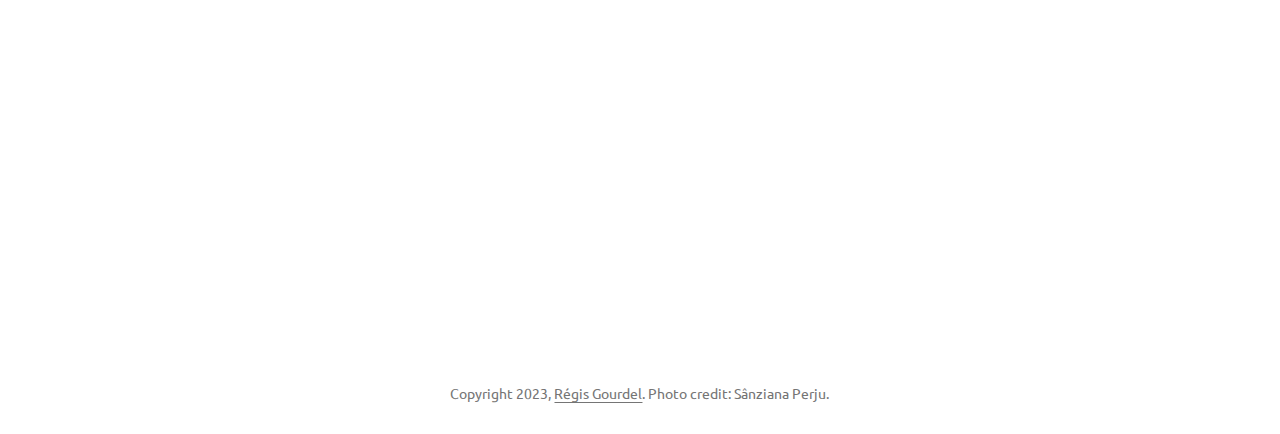
<file: eirin-app.html>
<!DOCTYPE html>
<html xmlns="http://www.w3.org/1999/xhtml" lang="en" xml:lang="en"><head>

<meta charset="utf-8">
<meta name="generator" content="quarto-1.6.32">

<meta name="viewport" content="width=device-width, initial-scale=1.0, user-scalable=yes">


<title>EIRIN model results – Régis Gourdel</title>
<style>
code{white-space: pre-wrap;}
span.smallcaps{font-variant: small-caps;}
div.columns{display: flex; gap: min(4vw, 1.5em);}
div.column{flex: auto; overflow-x: auto;}
div.hanging-indent{margin-left: 1.5em; text-indent: -1.5em;}
ul.task-list{list-style: none;}
ul.task-list li input[type="checkbox"] {
  width: 0.8em;
  margin: 0 0.8em 0.2em -1em; /* quarto-specific, see https://github.com/quarto-dev/quarto-cli/issues/4556 */ 
  vertical-align: middle;
}
</style>


<script src="site_libs/quarto-nav/quarto-nav.js"></script>
<script src="site_libs/quarto-nav/headroom.min.js"></script>
<link href="./graphics/favicon2.svg" rel="icon" type="image/svg+xml">
<script src="site_libs/clipboard/clipboard.min.js"></script>
<script src="site_libs/quarto-html/quarto.js"></script>
<script src="site_libs/quarto-html/popper.min.js"></script>
<script src="site_libs/quarto-html/tippy.umd.min.js"></script>
<script src="site_libs/quarto-html/anchor.min.js"></script>
<link href="site_libs/quarto-html/tippy.css" rel="stylesheet">
<link href="site_libs/quarto-html/quarto-syntax-highlighting-2486e1f0a3ee9ee1fc393803a1361cdb.css" rel="stylesheet" id="quarto-text-highlighting-styles">
<script src="site_libs/bootstrap/bootstrap.min.js"></script>
<link href="site_libs/bootstrap/bootstrap-icons.css" rel="stylesheet">
<link href="site_libs/bootstrap/bootstrap-c90682f6391d3044fc06fac18db83ea8.min.css" rel="stylesheet" append-hash="true" id="quarto-bootstrap" data-mode="light">
<script id="quarto-search-options" type="application/json">{
  "language": {
    "search-no-results-text": "No results",
    "search-matching-documents-text": "matching documents",
    "search-copy-link-title": "Copy link to search",
    "search-hide-matches-text": "Hide additional matches",
    "search-more-match-text": "more match in this document",
    "search-more-matches-text": "more matches in this document",
    "search-clear-button-title": "Clear",
    "search-text-placeholder": "",
    "search-detached-cancel-button-title": "Cancel",
    "search-submit-button-title": "Submit",
    "search-label": "Search"
  }
}</script>


<link rel="stylesheet" href="styles.css">
<meta property="og:title" content="EIRIN model results – Régis Gourdel">
<meta property="og:image" content="https://regisgourdel.github.io/graphics/favicon2.svg">
<meta property="og:site_name" content="Régis Gourdel">
<meta name="twitter:title" content="EIRIN model results – Régis Gourdel">
<meta name="twitter:image" content="https://regisgourdel.github.io/graphics/favicon2.svg">
<meta name="twitter:card" content="summary_large_image">
</head>

<body class="nav-fixed fullcontent">

<div id="quarto-search-results"></div>
  <header id="quarto-header" class="headroom fixed-top">
    <nav class="navbar navbar-expand-lg " data-bs-theme="dark">
      <div class="navbar-container container-fluid">
      <div class="navbar-brand-container mx-auto">
    <a class="navbar-brand" href="./index.html">
    <span class="navbar-title">Régis Gourdel</span>
    </a>
  </div>
          <button class="navbar-toggler" type="button" data-bs-toggle="collapse" data-bs-target="#navbarCollapse" aria-controls="navbarCollapse" role="menu" aria-expanded="false" aria-label="Toggle navigation" onclick="if (window.quartoToggleHeadroom) { window.quartoToggleHeadroom(); }">
  <span class="navbar-toggler-icon"></span>
</button>
          <div class="collapse navbar-collapse" id="navbarCollapse">
            <ul class="navbar-nav navbar-nav-scroll me-auto">
  <li class="nav-item">
    <a class="nav-link" href="./index.html"> 
<span class="menu-text">Home</span></a>
  </li>  
  <li class="nav-item">
    <a class="nav-link" href="./research.html"> 
<span class="menu-text">Research</span></a>
  </li>  
  <li class="nav-item">
    <a class="nav-link" href="./discussion.html"> 
<span class="menu-text">Discussions and reviews</span></a>
  </li>  
  <li class="nav-item">
    <a class="nav-link" href="./resources/CV.pdf"> 
<span class="menu-text">CV</span></a>
  </li>  
</ul>
          </div> <!-- /navcollapse -->
            <div class="quarto-navbar-tools">
</div>
      </div> <!-- /container-fluid -->
    </nav>
</header>
<!-- content -->
<div id="quarto-content" class="quarto-container page-columns page-rows-contents page-layout-article page-navbar">
<!-- sidebar -->
<!-- margin-sidebar -->
    
<!-- main -->
<main class="content page-columns page-full" id="quarto-document-content">

<header id="title-block-header" class="quarto-title-block default">
<div class="quarto-title">
<h1 class="title">EIRIN model results</h1>
</div>



<div class="quarto-title-meta">

    
  
    
  </div>
  


</header>


<section id="outcome-using-shiny" class="level1 page-columns page-full">
<h1>Outcome using Shiny</h1>
<div class="column-page-inset">
<iframe src="https://regisg-eirin.hf.space" frameborder="0" width="100%" height="800px"></iframe>
</div>
</section>
<section id="outcome-using-tableau" class="level1 page-columns page-full">
<h1>Outcome using Tableau</h1>
<div class="column-page-inset">
<iframe id="example2" src="https://public.tableau.com/shared/WFHNSJKP5?:showVizHome=no&amp;:embed=true" style="border: none; width: 100%; height: 720px" frameborder="0">
</iframe>
</div>


</section>

</main> <!-- /main -->
<script id="quarto-html-after-body" type="application/javascript">
window.document.addEventListener("DOMContentLoaded", function (event) {
  const toggleBodyColorMode = (bsSheetEl) => {
    const mode = bsSheetEl.getAttribute("data-mode");
    const bodyEl = window.document.querySelector("body");
    if (mode === "dark") {
      bodyEl.classList.add("quarto-dark");
      bodyEl.classList.remove("quarto-light");
    } else {
      bodyEl.classList.add("quarto-light");
      bodyEl.classList.remove("quarto-dark");
    }
  }
  const toggleBodyColorPrimary = () => {
    const bsSheetEl = window.document.querySelector("link#quarto-bootstrap");
    if (bsSheetEl) {
      toggleBodyColorMode(bsSheetEl);
    }
  }
  toggleBodyColorPrimary();  
  const icon = "";
  const anchorJS = new window.AnchorJS();
  anchorJS.options = {
    placement: 'right',
    icon: icon
  };
  anchorJS.add('.anchored');
  const isCodeAnnotation = (el) => {
    for (const clz of el.classList) {
      if (clz.startsWith('code-annotation-')) {                     
        return true;
      }
    }
    return false;
  }
  const onCopySuccess = function(e) {
    // button target
    const button = e.trigger;
    // don't keep focus
    button.blur();
    // flash "checked"
    button.classList.add('code-copy-button-checked');
    var currentTitle = button.getAttribute("title");
    button.setAttribute("title", "Copied!");
    let tooltip;
    if (window.bootstrap) {
      button.setAttribute("data-bs-toggle", "tooltip");
      button.setAttribute("data-bs-placement", "left");
      button.setAttribute("data-bs-title", "Copied!");
      tooltip = new bootstrap.Tooltip(button, 
        { trigger: "manual", 
          customClass: "code-copy-button-tooltip",
          offset: [0, -8]});
      tooltip.show();    
    }
    setTimeout(function() {
      if (tooltip) {
        tooltip.hide();
        button.removeAttribute("data-bs-title");
        button.removeAttribute("data-bs-toggle");
        button.removeAttribute("data-bs-placement");
      }
      button.setAttribute("title", currentTitle);
      button.classList.remove('code-copy-button-checked');
    }, 1000);
    // clear code selection
    e.clearSelection();
  }
  const getTextToCopy = function(trigger) {
      const codeEl = trigger.previousElementSibling.cloneNode(true);
      for (const childEl of codeEl.children) {
        if (isCodeAnnotation(childEl)) {
          childEl.remove();
        }
      }
      return codeEl.innerText;
  }
  const clipboard = new window.ClipboardJS('.code-copy-button:not([data-in-quarto-modal])', {
    text: getTextToCopy
  });
  clipboard.on('success', onCopySuccess);
  if (window.document.getElementById('quarto-embedded-source-code-modal')) {
    // For code content inside modals, clipBoardJS needs to be initialized with a container option
    // TODO: Check when it could be a function (https://github.com/zenorocha/clipboard.js/issues/860)
    const clipboardModal = new window.ClipboardJS('.code-copy-button[data-in-quarto-modal]', {
      text: getTextToCopy,
      container: window.document.getElementById('quarto-embedded-source-code-modal')
    });
    clipboardModal.on('success', onCopySuccess);
  }
    var localhostRegex = new RegExp(/^(?:http|https):\/\/localhost\:?[0-9]*\//);
    var mailtoRegex = new RegExp(/^mailto:/);
      var filterRegex = new RegExp("https:\/\/regisgourdel\.github\.io\/");
    var isInternal = (href) => {
        return filterRegex.test(href) || localhostRegex.test(href) || mailtoRegex.test(href);
    }
    // Inspect non-navigation links and adorn them if external
 	var links = window.document.querySelectorAll('a[href]:not(.nav-link):not(.navbar-brand):not(.toc-action):not(.sidebar-link):not(.sidebar-item-toggle):not(.pagination-link):not(.no-external):not([aria-hidden]):not(.dropdown-item):not(.quarto-navigation-tool):not(.about-link)');
    for (var i=0; i<links.length; i++) {
      const link = links[i];
      if (!isInternal(link.href)) {
        // undo the damage that might have been done by quarto-nav.js in the case of
        // links that we want to consider external
        if (link.dataset.originalHref !== undefined) {
          link.href = link.dataset.originalHref;
        }
      }
    }
  function tippyHover(el, contentFn, onTriggerFn, onUntriggerFn) {
    const config = {
      allowHTML: true,
      maxWidth: 500,
      delay: 100,
      arrow: false,
      appendTo: function(el) {
          return el.parentElement;
      },
      interactive: true,
      interactiveBorder: 10,
      theme: 'quarto',
      placement: 'bottom-start',
    };
    if (contentFn) {
      config.content = contentFn;
    }
    if (onTriggerFn) {
      config.onTrigger = onTriggerFn;
    }
    if (onUntriggerFn) {
      config.onUntrigger = onUntriggerFn;
    }
    window.tippy(el, config); 
  }
  const noterefs = window.document.querySelectorAll('a[role="doc-noteref"]');
  for (var i=0; i<noterefs.length; i++) {
    const ref = noterefs[i];
    tippyHover(ref, function() {
      // use id or data attribute instead here
      let href = ref.getAttribute('data-footnote-href') || ref.getAttribute('href');
      try { href = new URL(href).hash; } catch {}
      const id = href.replace(/^#\/?/, "");
      const note = window.document.getElementById(id);
      if (note) {
        return note.innerHTML;
      } else {
        return "";
      }
    });
  }
  const xrefs = window.document.querySelectorAll('a.quarto-xref');
  const processXRef = (id, note) => {
    // Strip column container classes
    const stripColumnClz = (el) => {
      el.classList.remove("page-full", "page-columns");
      if (el.children) {
        for (const child of el.children) {
          stripColumnClz(child);
        }
      }
    }
    stripColumnClz(note)
    if (id === null || id.startsWith('sec-')) {
      // Special case sections, only their first couple elements
      const container = document.createElement("div");
      if (note.children && note.children.length > 2) {
        container.appendChild(note.children[0].cloneNode(true));
        for (let i = 1; i < note.children.length; i++) {
          const child = note.children[i];
          if (child.tagName === "P" && child.innerText === "") {
            continue;
          } else {
            container.appendChild(child.cloneNode(true));
            break;
          }
        }
        if (window.Quarto?.typesetMath) {
          window.Quarto.typesetMath(container);
        }
        return container.innerHTML
      } else {
        if (window.Quarto?.typesetMath) {
          window.Quarto.typesetMath(note);
        }
        return note.innerHTML;
      }
    } else {
      // Remove any anchor links if they are present
      const anchorLink = note.querySelector('a.anchorjs-link');
      if (anchorLink) {
        anchorLink.remove();
      }
      if (window.Quarto?.typesetMath) {
        window.Quarto.typesetMath(note);
      }
      // TODO in 1.5, we should make sure this works without a callout special case
      if (note.classList.contains("callout")) {
        return note.outerHTML;
      } else {
        return note.innerHTML;
      }
    }
  }
  for (var i=0; i<xrefs.length; i++) {
    const xref = xrefs[i];
    tippyHover(xref, undefined, function(instance) {
      instance.disable();
      let url = xref.getAttribute('href');
      let hash = undefined; 
      if (url.startsWith('#')) {
        hash = url;
      } else {
        try { hash = new URL(url).hash; } catch {}
      }
      if (hash) {
        const id = hash.replace(/^#\/?/, "");
        const note = window.document.getElementById(id);
        if (note !== null) {
          try {
            const html = processXRef(id, note.cloneNode(true));
            instance.setContent(html);
          } finally {
            instance.enable();
            instance.show();
          }
        } else {
          // See if we can fetch this
          fetch(url.split('#')[0])
          .then(res => res.text())
          .then(html => {
            const parser = new DOMParser();
            const htmlDoc = parser.parseFromString(html, "text/html");
            const note = htmlDoc.getElementById(id);
            if (note !== null) {
              const html = processXRef(id, note);
              instance.setContent(html);
            } 
          }).finally(() => {
            instance.enable();
            instance.show();
          });
        }
      } else {
        // See if we can fetch a full url (with no hash to target)
        // This is a special case and we should probably do some content thinning / targeting
        fetch(url)
        .then(res => res.text())
        .then(html => {
          const parser = new DOMParser();
          const htmlDoc = parser.parseFromString(html, "text/html");
          const note = htmlDoc.querySelector('main.content');
          if (note !== null) {
            // This should only happen for chapter cross references
            // (since there is no id in the URL)
            // remove the first header
            if (note.children.length > 0 && note.children[0].tagName === "HEADER") {
              note.children[0].remove();
            }
            const html = processXRef(null, note);
            instance.setContent(html);
          } 
        }).finally(() => {
          instance.enable();
          instance.show();
        });
      }
    }, function(instance) {
    });
  }
      let selectedAnnoteEl;
      const selectorForAnnotation = ( cell, annotation) => {
        let cellAttr = 'data-code-cell="' + cell + '"';
        let lineAttr = 'data-code-annotation="' +  annotation + '"';
        const selector = 'span[' + cellAttr + '][' + lineAttr + ']';
        return selector;
      }
      const selectCodeLines = (annoteEl) => {
        const doc = window.document;
        const targetCell = annoteEl.getAttribute("data-target-cell");
        const targetAnnotation = annoteEl.getAttribute("data-target-annotation");
        const annoteSpan = window.document.querySelector(selectorForAnnotation(targetCell, targetAnnotation));
        const lines = annoteSpan.getAttribute("data-code-lines").split(",");
        const lineIds = lines.map((line) => {
          return targetCell + "-" + line;
        })
        let top = null;
        let height = null;
        let parent = null;
        if (lineIds.length > 0) {
            //compute the position of the single el (top and bottom and make a div)
            const el = window.document.getElementById(lineIds[0]);
            top = el.offsetTop;
            height = el.offsetHeight;
            parent = el.parentElement.parentElement;
          if (lineIds.length > 1) {
            const lastEl = window.document.getElementById(lineIds[lineIds.length - 1]);
            const bottom = lastEl.offsetTop + lastEl.offsetHeight;
            height = bottom - top;
          }
          if (top !== null && height !== null && parent !== null) {
            // cook up a div (if necessary) and position it 
            let div = window.document.getElementById("code-annotation-line-highlight");
            if (div === null) {
              div = window.document.createElement("div");
              div.setAttribute("id", "code-annotation-line-highlight");
              div.style.position = 'absolute';
              parent.appendChild(div);
            }
            div.style.top = top - 2 + "px";
            div.style.height = height + 4 + "px";
            div.style.left = 0;
            let gutterDiv = window.document.getElementById("code-annotation-line-highlight-gutter");
            if (gutterDiv === null) {
              gutterDiv = window.document.createElement("div");
              gutterDiv.setAttribute("id", "code-annotation-line-highlight-gutter");
              gutterDiv.style.position = 'absolute';
              const codeCell = window.document.getElementById(targetCell);
              const gutter = codeCell.querySelector('.code-annotation-gutter');
              gutter.appendChild(gutterDiv);
            }
            gutterDiv.style.top = top - 2 + "px";
            gutterDiv.style.height = height + 4 + "px";
          }
          selectedAnnoteEl = annoteEl;
        }
      };
      const unselectCodeLines = () => {
        const elementsIds = ["code-annotation-line-highlight", "code-annotation-line-highlight-gutter"];
        elementsIds.forEach((elId) => {
          const div = window.document.getElementById(elId);
          if (div) {
            div.remove();
          }
        });
        selectedAnnoteEl = undefined;
      };
        // Handle positioning of the toggle
    window.addEventListener(
      "resize",
      throttle(() => {
        elRect = undefined;
        if (selectedAnnoteEl) {
          selectCodeLines(selectedAnnoteEl);
        }
      }, 10)
    );
    function throttle(fn, ms) {
    let throttle = false;
    let timer;
      return (...args) => {
        if(!throttle) { // first call gets through
            fn.apply(this, args);
            throttle = true;
        } else { // all the others get throttled
            if(timer) clearTimeout(timer); // cancel #2
            timer = setTimeout(() => {
              fn.apply(this, args);
              timer = throttle = false;
            }, ms);
        }
      };
    }
      // Attach click handler to the DT
      const annoteDls = window.document.querySelectorAll('dt[data-target-cell]');
      for (const annoteDlNode of annoteDls) {
        annoteDlNode.addEventListener('click', (event) => {
          const clickedEl = event.target;
          if (clickedEl !== selectedAnnoteEl) {
            unselectCodeLines();
            const activeEl = window.document.querySelector('dt[data-target-cell].code-annotation-active');
            if (activeEl) {
              activeEl.classList.remove('code-annotation-active');
            }
            selectCodeLines(clickedEl);
            clickedEl.classList.add('code-annotation-active');
          } else {
            // Unselect the line
            unselectCodeLines();
            clickedEl.classList.remove('code-annotation-active');
          }
        });
      }
  const findCites = (el) => {
    const parentEl = el.parentElement;
    if (parentEl) {
      const cites = parentEl.dataset.cites;
      if (cites) {
        return {
          el,
          cites: cites.split(' ')
        };
      } else {
        return findCites(el.parentElement)
      }
    } else {
      return undefined;
    }
  };
  var bibliorefs = window.document.querySelectorAll('a[role="doc-biblioref"]');
  for (var i=0; i<bibliorefs.length; i++) {
    const ref = bibliorefs[i];
    const citeInfo = findCites(ref);
    if (citeInfo) {
      tippyHover(citeInfo.el, function() {
        var popup = window.document.createElement('div');
        citeInfo.cites.forEach(function(cite) {
          var citeDiv = window.document.createElement('div');
          citeDiv.classList.add('hanging-indent');
          citeDiv.classList.add('csl-entry');
          var biblioDiv = window.document.getElementById('ref-' + cite);
          if (biblioDiv) {
            citeDiv.innerHTML = biblioDiv.innerHTML;
          }
          popup.appendChild(citeDiv);
        });
        return popup.innerHTML;
      });
    }
  }
});
</script>
</div> <!-- /content -->
<footer class="footer">
  <div class="nav-footer">
    <div class="nav-footer-left">
      &nbsp;
    </div>   
    <div class="nav-footer-center">
<p>Copyright 2023, <a rel="me" href="https://econtwitter.net/@RegisGourdel">Régis Gourdel</a>. Photo credit: Sânziana Perju.</p>
</div>
    <div class="nav-footer-right">
      &nbsp;
    </div>
  </div>
</footer>




</body></html>
</file>
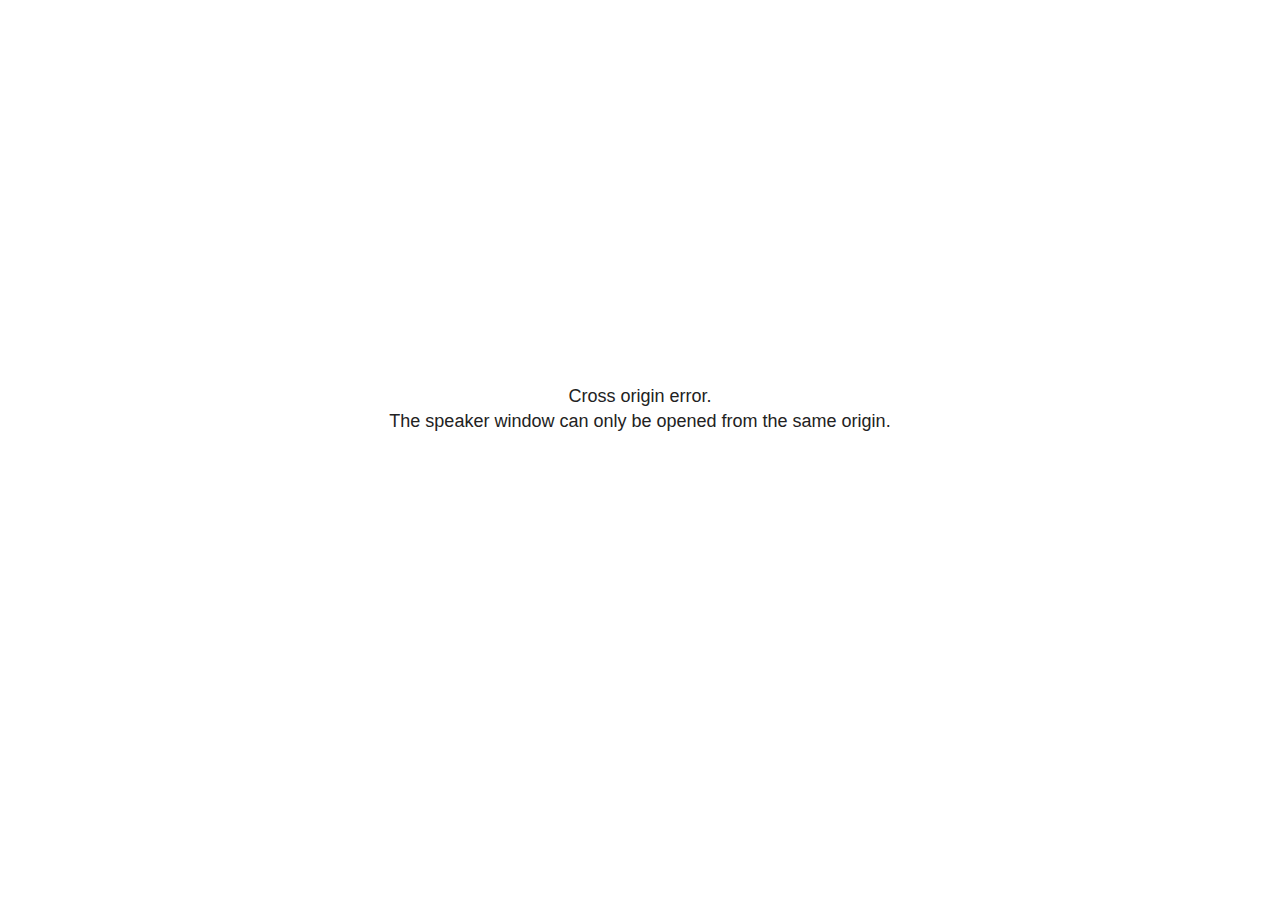
<file: site_libs/revealjs/plugin/notes/speaker-view.html>
<!--
	NOTE: You need to build the notes plugin after making changes to this file.
-->
<html lang="en">
	<head>
		<meta charset="utf-8">

		<title>reveal.js - Speaker View</title>

		<style>
			body {
				font-family: Helvetica;
				font-size: 18px;
			}

			#current-slide,
			#upcoming-slide,
			#speaker-controls {
				padding: 6px;
				box-sizing: border-box;
				-moz-box-sizing: border-box;
			}

			#current-slide iframe,
			#upcoming-slide iframe {
				width: 100%;
				height: 100%;
				border: 1px solid #ddd;
			}

			#current-slide .label,
			#upcoming-slide .label {
				position: absolute;
				top: 10px;
				left: 10px;
				z-index: 2;
			}

			#connection-status {
				position: absolute;
				top: 0;
				left: 0;
				width: 100%;
				height: 100%;
				z-index: 20;
				padding: 30% 20% 20% 20%;
				font-size: 18px;
				color: #222;
				background: #fff;
				text-align: center;
				box-sizing: border-box;
				line-height: 1.4;
			}

			.overlay-element {
				height: 34px;
				line-height: 34px;
				padding: 0 10px;
				text-shadow: none;
				background: rgba( 220, 220, 220, 0.8 );
				color: #222;
				font-size: 14px;
			}

			.overlay-element.interactive:hover {
				background: rgba( 220, 220, 220, 1 );
			}

			#current-slide {
				position: absolute;
				width: 60%;
				height: 100%;
				top: 0;
				left: 0;
				padding-right: 0;
			}

			#upcoming-slide {
				position: absolute;
				width: 40%;
				height: 40%;
				right: 0;
				top: 0;
			}

			/* Speaker controls */
			#speaker-controls {
				position: absolute;
				top: 40%;
				right: 0;
				width: 40%;
				height: 60%;
				overflow: auto;
				font-size: 18px;
			}

				.speaker-controls-time.hidden,
				.speaker-controls-notes.hidden {
					display: none;
				}

				.speaker-controls-time .label,
				.speaker-controls-pace .label,
				.speaker-controls-notes .label {
					text-transform: uppercase;
					font-weight: normal;
					font-size: 0.66em;
					color: #666;
					margin: 0;
				}

				.speaker-controls-time, .speaker-controls-pace {
					border-bottom: 1px solid rgba( 200, 200, 200, 0.5 );
					margin-bottom: 10px;
					padding: 10px 16px;
					padding-bottom: 20px;
					cursor: pointer;
				}

				.speaker-controls-time .reset-button {
					opacity: 0;
					float: right;
					color: #666;
					text-decoration: none;
				}
				.speaker-controls-time:hover .reset-button {
					opacity: 1;
				}

				.speaker-controls-time .timer,
				.speaker-controls-time .clock {
					width: 50%;
				}

				.speaker-controls-time .timer,
				.speaker-controls-time .clock,
				.speaker-controls-time .pacing .hours-value,
				.speaker-controls-time .pacing .minutes-value,
				.speaker-controls-time .pacing .seconds-value {
					font-size: 1.9em;
				}

				.speaker-controls-time .timer {
					float: left;
				}

				.speaker-controls-time .clock {
					float: right;
					text-align: right;
				}

				.speaker-controls-time span.mute {
					opacity: 0.3;
				}

				.speaker-controls-time .pacing-title {
					margin-top: 5px;
				}

				.speaker-controls-time .pacing.ahead {
					color: blue;
				}

				.speaker-controls-time .pacing.on-track {
					color: green;
				}

				.speaker-controls-time .pacing.behind {
					color: red;
				}

				.speaker-controls-notes {
					padding: 10px 16px;
				}

				.speaker-controls-notes .value {
					margin-top: 5px;
					line-height: 1.4;
					font-size: 1.2em;
				}

			/* Layout selector */
			#speaker-layout {
				position: absolute;
				top: 10px;
				right: 10px;
				color: #222;
				z-index: 10;
			}
				#speaker-layout select {
					position: absolute;
					width: 100%;
					height: 100%;
					top: 0;
					left: 0;
					border: 0;
					box-shadow: 0;
					cursor: pointer;
					opacity: 0;

					font-size: 1em;
					background-color: transparent;

					-moz-appearance: none;
					-webkit-appearance: none;
					-webkit-tap-highlight-color: rgba(0, 0, 0, 0);
				}

				#speaker-layout select:focus {
					outline: none;
					box-shadow: none;
				}

			.clear {
				clear: both;
			}

			/* Speaker layout: Wide */
			body[data-speaker-layout="wide"] #current-slide,
			body[data-speaker-layout="wide"] #upcoming-slide {
				width: 50%;
				height: 45%;
				padding: 6px;
			}

			body[data-speaker-layout="wide"] #current-slide {
				top: 0;
				left: 0;
			}

			body[data-speaker-layout="wide"] #upcoming-slide {
				top: 0;
				left: 50%;
			}

			body[data-speaker-layout="wide"] #speaker-controls {
				top: 45%;
				left: 0;
				width: 100%;
				height: 50%;
				font-size: 1.25em;
			}

			/* Speaker layout: Tall */
			body[data-speaker-layout="tall"] #current-slide,
			body[data-speaker-layout="tall"] #upcoming-slide {
				width: 45%;
				height: 50%;
				padding: 6px;
			}

			body[data-speaker-layout="tall"] #current-slide {
				top: 0;
				left: 0;
			}

			body[data-speaker-layout="tall"] #upcoming-slide {
				top: 50%;
				left: 0;
			}

			body[data-speaker-layout="tall"] #speaker-controls {
				padding-top: 40px;
				top: 0;
				left: 45%;
				width: 55%;
				height: 100%;
				font-size: 1.25em;
			}

			/* Speaker layout: Notes only */
			body[data-speaker-layout="notes-only"] #current-slide,
			body[data-speaker-layout="notes-only"] #upcoming-slide {
				display: none;
			}

			body[data-speaker-layout="notes-only"] #speaker-controls {
				padding-top: 40px;
				top: 0;
				left: 0;
				width: 100%;
				height: 100%;
				font-size: 1.25em;
			}

			@media screen and (max-width: 1080px) {
				body[data-speaker-layout="default"] #speaker-controls {
					font-size: 16px;
				}
			}

			@media screen and (max-width: 900px) {
				body[data-speaker-layout="default"] #speaker-controls {
					font-size: 14px;
				}
			}

			@media screen and (max-width: 800px) {
				body[data-speaker-layout="default"] #speaker-controls {
					font-size: 12px;
				}
			}

		</style>
	</head>

	<body>

		<div id="connection-status">Loading speaker view...</div>

		<div id="current-slide"></div>
		<div id="upcoming-slide"><span class="overlay-element label">Upcoming</span></div>
		<div id="speaker-controls">
			<div class="speaker-controls-time">
				<h4 class="label">Time <span class="reset-button">Click to Reset</span></h4>
				<div class="clock">
					<span class="clock-value">0:00 AM</span>
				</div>
				<div class="timer">
					<span class="hours-value">00</span><span class="minutes-value">:00</span><span class="seconds-value">:00</span>
				</div>
				<div class="clear"></div>

				<h4 class="label pacing-title" style="display: none">Pacing – Time to finish current slide</h4>
				<div class="pacing" style="display: none">
					<span class="hours-value">00</span><span class="minutes-value">:00</span><span class="seconds-value">:00</span>
				</div>
			</div>

			<div class="speaker-controls-notes hidden">
				<h4 class="label">Notes</h4>
				<div class="value"></div>
			</div>
		</div>
		<div id="speaker-layout" class="overlay-element interactive">
			<span class="speaker-layout-label"></span>
			<select class="speaker-layout-dropdown"></select>
		</div>

		<script>

			(function() {

				var notes,
					notesValue,
					currentState,
					currentSlide,
					upcomingSlide,
					layoutLabel,
					layoutDropdown,
					pendingCalls = {},
					lastRevealApiCallId = 0,
					connected = false

				var connectionStatus = document.querySelector( '#connection-status' );

				var SPEAKER_LAYOUTS = {
					'default': 'Default',
					'wide': 'Wide',
					'tall': 'Tall',
					'notes-only': 'Notes only'
				};

				setupLayout();

				let openerOrigin;

				try {
					openerOrigin = window.opener.location.origin;
				}
				catch ( error ) { console.warn( error ) }

				// In order to prevent XSS, the speaker view will only run if its
				// opener has the same origin as itself
				if( window.location.origin !== openerOrigin ) {
					connectionStatus.innerHTML = 'Cross origin error.<br>The speaker window can only be opened from the same origin.';
					return;
				}

				var connectionTimeout = setTimeout( function() {
					connectionStatus.innerHTML = 'Error connecting to main window.<br>Please try closing and reopening the speaker view.';
				}, 5000 );

				window.addEventListener( 'message', function( event ) {

					// Validate the origin of all messages to avoid parsing messages
					// that aren't meant for us. Ignore when running off file:// so
					// that the speaker view continues to work without a web server.
					if( window.location.origin !== event.origin && window.location.origin !== 'file://' ) {
						return
					}

					clearTimeout( connectionTimeout );
					connectionStatus.style.display = 'none';

					var data = JSON.parse( event.data );

					// The overview mode is only useful to the reveal.js instance
					// where navigation occurs so we don't sync it
					if( data.state ) delete data.state.overview;

					// Messages sent by the notes plugin inside of the main window
					if( data && data.namespace === 'reveal-notes' ) {
						if( data.type === 'connect' ) {
							handleConnectMessage( data );
						}
						else if( data.type === 'state' ) {
							handleStateMessage( data );
						}
						else if( data.type === 'return' ) {
							pendingCalls[data.callId](data.result);
							delete pendingCalls[data.callId];
						}
					}
					// Messages sent by the reveal.js inside of the current slide preview
					else if( data && data.namespace === 'reveal' ) {
						if( /ready/.test( data.eventName ) ) {
							// Send a message back to notify that the handshake is complete
							window.opener.postMessage( JSON.stringify({ namespace: 'reveal-notes', type: 'connected'} ), '*' );
						}
						else if( /slidechanged|fragmentshown|fragmenthidden|paused|resumed/.test( data.eventName ) && currentState !== JSON.stringify( data.state ) ) {

							dispatchStateToMainWindow( data.state );

						}
					}

				} );

				/**
				 * Updates the presentation in the main window to match the state
				 * of the presentation in the notes window.
				 */
				const dispatchStateToMainWindow = debounce(( state ) => {
					window.opener.postMessage( JSON.stringify({ method: 'setState', args: [ state ]} ), '*' );
				}, 500);

				/**
				 * Asynchronously calls the Reveal.js API of the main frame.
				 */
				function callRevealApi( methodName, methodArguments, callback ) {

					var callId = ++lastRevealApiCallId;
					pendingCalls[callId] = callback;
					window.opener.postMessage( JSON.stringify( {
						namespace: 'reveal-notes',
						type: 'call',
						callId: callId,
						methodName: methodName,
						arguments: methodArguments
					} ), '*' );

				}

				/**
				 * Called when the main window is trying to establish a
				 * connection.
				 */
				function handleConnectMessage( data ) {

					if( connected === false ) {
						connected = true;

						setupIframes( data );
						setupKeyboard();
						setupNotes();
						setupTimer();
						setupHeartbeat();
					}

				}

				/**
				 * Called when the main window sends an updated state.
				 */
				function handleStateMessage( data ) {

					// Store the most recently set state to avoid circular loops
					// applying the same state
					currentState = JSON.stringify( data.state );

					// No need for updating the notes in case of fragment changes
					if ( data.notes ) {
						notes.classList.remove( 'hidden' );
						notesValue.style.whiteSpace = data.whitespace;
						if( data.markdown ) {
							notesValue.innerHTML = marked( data.notes );
						}
						else {
							notesValue.innerHTML = data.notes;
						}
					}
					else {
						notes.classList.add( 'hidden' );
					}

					// Update the note slides
					currentSlide.contentWindow.postMessage( JSON.stringify({ method: 'setState', args: [ data.state ] }), '*' );
					upcomingSlide.contentWindow.postMessage( JSON.stringify({ method: 'setState', args: [ data.state ] }), '*' );
					upcomingSlide.contentWindow.postMessage( JSON.stringify({ method: 'next' }), '*' );

				}

				// Limit to max one state update per X ms
				handleStateMessage = debounce( handleStateMessage, 200 );

				/**
				 * Forward keyboard events to the current slide window.
				 * This enables keyboard events to work even if focus
				 * isn't set on the current slide iframe.
				 *
				 * Block F5 default handling, it reloads and disconnects
				 * the speaker notes window.
				 */
				function setupKeyboard() {

					document.addEventListener( 'keydown', function( event ) {
						if( event.keyCode === 116 || ( event.metaKey && event.keyCode === 82 ) ) {
							event.preventDefault();
							return false;
						}
						currentSlide.contentWindow.postMessage( JSON.stringify({ method: 'triggerKey', args: [ event.keyCode ] }), '*' );
					} );

				}

				/**
				 * Creates the preview iframes.
				 */
				function setupIframes( data ) {

					var params = [
						'receiver',
						'progress=false',
						'history=false',
						'transition=none',
						'autoSlide=0',
						'backgroundTransition=none'
					].join( '&' );

					var urlSeparator = /\?/.test(data.url) ? '&' : '?';
					var hash = '#/' + data.state.indexh + '/' + data.state.indexv;
					var currentURL = data.url + urlSeparator + params + '&scrollActivationWidth=false&postMessageEvents=true' + hash;
					var upcomingURL = data.url + urlSeparator + params + '&scrollActivationWidth=false&controls=false' + hash;

					currentSlide = document.createElement( 'iframe' );
					currentSlide.setAttribute( 'width', 1280 );
					currentSlide.setAttribute( 'height', 1024 );
					currentSlide.setAttribute( 'src', currentURL );
					document.querySelector( '#current-slide' ).appendChild( currentSlide );

					upcomingSlide = document.createElement( 'iframe' );
					upcomingSlide.setAttribute( 'width', 640 );
					upcomingSlide.setAttribute( 'height', 512 );
					upcomingSlide.setAttribute( 'src', upcomingURL );
					document.querySelector( '#upcoming-slide' ).appendChild( upcomingSlide );

				}

				/**
				 * Setup the notes UI.
				 */
				function setupNotes() {

					notes = document.querySelector( '.speaker-controls-notes' );
					notesValue = document.querySelector( '.speaker-controls-notes .value' );

				}

				/**
				 * We send out a heartbeat at all times to ensure we can
				 * reconnect with the main presentation window after reloads.
				 */
				function setupHeartbeat() {

					setInterval( () => {
						window.opener.postMessage( JSON.stringify({ namespace: 'reveal-notes', type: 'heartbeat'} ), '*' );
					}, 1000 );

				}

				function getTimings( callback ) {

					callRevealApi( 'getSlidesAttributes', [], function ( slideAttributes ) {
						callRevealApi( 'getConfig', [], function ( config ) {
							var totalTime = config.totalTime;
							var minTimePerSlide = config.minimumTimePerSlide || 0;
							var defaultTiming = config.defaultTiming;
							if ((defaultTiming == null) && (totalTime == null)) {
								callback(null);
								return;
							}
							// Setting totalTime overrides defaultTiming
							if (totalTime) {
								defaultTiming = 0;
							}
							var timings = [];
							for ( var i in slideAttributes ) {
								var slide = slideAttributes[ i ];
								var timing = defaultTiming;
								if( slide.hasOwnProperty( 'data-timing' )) {
									var t = slide[ 'data-timing' ];
									timing = parseInt(t);
									if( isNaN(timing) ) {
										console.warn("Could not parse timing '" + t + "' of slide " + i + "; using default of " + defaultTiming);
										timing = defaultTiming;
									}
								}
								timings.push(timing);
							}
							if ( totalTime ) {
								// After we've allocated time to individual slides, we summarize it and
								// subtract it from the total time
								var remainingTime = totalTime - timings.reduce( function(a, b) { return a + b; }, 0 );
								// The remaining time is divided by the number of slides that have 0 seconds
								// allocated at the moment, giving the average time-per-slide on the remaining slides
								var remainingSlides = (timings.filter( function(x) { return x == 0 }) ).length
								var timePerSlide = Math.round( remainingTime / remainingSlides, 0 )
								// And now we replace every zero-value timing with that average
								timings = timings.map( function(x) { return (x==0 ? timePerSlide : x) } );
							}
							var slidesUnderMinimum = timings.filter( function(x) { return (x < minTimePerSlide) } ).length
							if ( slidesUnderMinimum ) {
								message = "The pacing time for " + slidesUnderMinimum + " slide(s) is under the configured minimum of " + minTimePerSlide + " seconds. Check the data-timing attribute on individual slides, or consider increasing the totalTime or minimumTimePerSlide configuration options (or removing some slides).";
								alert(message);
							}
							callback( timings );
						} );
					} );

				}

				/**
				 * Return the number of seconds allocated for presenting
				 * all slides up to and including this one.
				 */
				function getTimeAllocated( timings, callback ) {

					callRevealApi( 'getSlidePastCount', [], function ( currentSlide ) {
						var allocated = 0;
						for (var i in timings.slice(0, currentSlide + 1)) {
							allocated += timings[i];
						}
						callback( allocated );
					} );

				}

				/**
				 * Create the timer and clock and start updating them
				 * at an interval.
				 */
				function setupTimer() {

					var start = new Date(),
					timeEl = document.querySelector( '.speaker-controls-time' ),
					clockEl = timeEl.querySelector( '.clock-value' ),
					hoursEl = timeEl.querySelector( '.hours-value' ),
					minutesEl = timeEl.querySelector( '.minutes-value' ),
					secondsEl = timeEl.querySelector( '.seconds-value' ),
					pacingTitleEl = timeEl.querySelector( '.pacing-title' ),
					pacingEl = timeEl.querySelector( '.pacing' ),
					pacingHoursEl = pacingEl.querySelector( '.hours-value' ),
					pacingMinutesEl = pacingEl.querySelector( '.minutes-value' ),
					pacingSecondsEl = pacingEl.querySelector( '.seconds-value' );

					var timings = null;
					getTimings( function ( _timings ) {

						timings = _timings;
						if (_timings !== null) {
							pacingTitleEl.style.removeProperty('display');
							pacingEl.style.removeProperty('display');
						}

						// Update once directly
						_updateTimer();

						// Then update every second
						setInterval( _updateTimer, 1000 );

					} );


					function _resetTimer() {

						if (timings == null) {
							start = new Date();
							_updateTimer();
						}
						else {
							// Reset timer to beginning of current slide
							getTimeAllocated( timings, function ( slideEndTimingSeconds ) {
								var slideEndTiming = slideEndTimingSeconds * 1000;
								callRevealApi( 'getSlidePastCount', [], function ( currentSlide ) {
									var currentSlideTiming = timings[currentSlide] * 1000;
									var previousSlidesTiming = slideEndTiming - currentSlideTiming;
									var now = new Date();
									start = new Date(now.getTime() - previousSlidesTiming);
									_updateTimer();
								} );
							} );
						}

					}

					timeEl.addEventListener( 'click', function() {
						_resetTimer();
						return false;
					} );

					function _displayTime( hrEl, minEl, secEl, time) {

						var sign = Math.sign(time) == -1 ? "-" : "";
						time = Math.abs(Math.round(time / 1000));
						var seconds = time % 60;
						var minutes = Math.floor( time / 60 ) % 60 ;
						var hours = Math.floor( time / ( 60 * 60 )) ;
						hrEl.innerHTML = sign + zeroPadInteger( hours );
						if (hours == 0) {
							hrEl.classList.add( 'mute' );
						}
						else {
							hrEl.classList.remove( 'mute' );
						}
						minEl.innerHTML = ':' + zeroPadInteger( minutes );
						if (hours == 0 && minutes == 0) {
							minEl.classList.add( 'mute' );
						}
						else {
							minEl.classList.remove( 'mute' );
						}
						secEl.innerHTML = ':' + zeroPadInteger( seconds );
					}

					function _updateTimer() {

						var diff, hours, minutes, seconds,
						now = new Date();

						diff = now.getTime() - start.getTime();

						clockEl.innerHTML = now.toLocaleTimeString( 'en-US', { hour12: true, hour: '2-digit', minute:'2-digit' } );
						_displayTime( hoursEl, minutesEl, secondsEl, diff );
						if (timings !== null) {
							_updatePacing(diff);
						}

					}

					function _updatePacing(diff) {

						getTimeAllocated( timings, function ( slideEndTimingSeconds ) {
							var slideEndTiming = slideEndTimingSeconds * 1000;

							callRevealApi( 'getSlidePastCount', [], function ( currentSlide ) {
								var currentSlideTiming = timings[currentSlide] * 1000;
								var timeLeftCurrentSlide = slideEndTiming - diff;
								if (timeLeftCurrentSlide < 0) {
									pacingEl.className = 'pacing behind';
								}
								else if (timeLeftCurrentSlide < currentSlideTiming) {
									pacingEl.className = 'pacing on-track';
								}
								else {
									pacingEl.className = 'pacing ahead';
								}
								_displayTime( pacingHoursEl, pacingMinutesEl, pacingSecondsEl, timeLeftCurrentSlide );
							} );
						} );
					}

				}

				/**
				 * Sets up the speaker view layout and layout selector.
				 */
				function setupLayout() {

					layoutDropdown = document.querySelector( '.speaker-layout-dropdown' );
					layoutLabel = document.querySelector( '.speaker-layout-label' );

					// Render the list of available layouts
					for( var id in SPEAKER_LAYOUTS ) {
						var option = document.createElement( 'option' );
						option.setAttribute( 'value', id );
						option.textContent = SPEAKER_LAYOUTS[ id ];
						layoutDropdown.appendChild( option );
					}

					// Monitor the dropdown for changes
					layoutDropdown.addEventListener( 'change', function( event ) {

						setLayout( layoutDropdown.value );

					}, false );

					// Restore any currently persisted layout
					setLayout( getLayout() );

				}

				/**
				 * Sets a new speaker view layout. The layout is persisted
				 * in local storage.
				 */
				function setLayout( value ) {

					var title = SPEAKER_LAYOUTS[ value ];

					layoutLabel.innerHTML = 'Layout' + ( title ? ( ': ' + title ) : '' );
					layoutDropdown.value = value;

					document.body.setAttribute( 'data-speaker-layout', value );

					// Persist locally
					if( supportsLocalStorage() ) {
						window.localStorage.setItem( 'reveal-speaker-layout', value );
					}

				}

				/**
				 * Returns the ID of the most recently set speaker layout
				 * or our default layout if none has been set.
				 */
				function getLayout() {

					if( supportsLocalStorage() ) {
						var layout = window.localStorage.getItem( 'reveal-speaker-layout' );
						if( layout ) {
							return layout;
						}
					}

					// Default to the first record in the layouts hash
					for( var id in SPEAKER_LAYOUTS ) {
						return id;
					}

				}

				function supportsLocalStorage() {

					try {
						localStorage.setItem('test', 'test');
						localStorage.removeItem('test');
						return true;
					}
					catch( e ) {
						return false;
					}

				}

				function zeroPadInteger( num ) {

					var str = '00' + parseInt( num );
					return str.substring( str.length - 2 );

				}

				/**
				 * Limits the frequency at which a function can be called.
				 */
				function debounce( fn, ms ) {

					var lastTime = 0,
						timeout;

					return function() {

						var args = arguments;
						var context = this;

						clearTimeout( timeout );

						var timeSinceLastCall = Date.now() - lastTime;
						if( timeSinceLastCall > ms ) {
							fn.apply( context, args );
							lastTime = Date.now();
						}
						else {
							timeout = setTimeout( function() {
								fn.apply( context, args );
								lastTime = Date.now();
							}, ms - timeSinceLastCall );
						}

					}

				}

			})();

		</script>
	</body>
</html>
</file>
<file: site_libs/quarto-html/tippy.css>
.tippy-box[data-animation=fade][data-state=hidden]{opacity:0}[data-tippy-root]{max-width:calc(100vw - 10px)}.tippy-box{position:relative;background-color:#333;color:#fff;border-radius:4px;font-size:14px;line-height:1.4;white-space:normal;outline:0;transition-property:transform,visibility,opacity}.tippy-box[data-placement^=top]>.tippy-arrow{bottom:0}.tippy-box[data-placement^=top]>.tippy-arrow:before{bottom:-7px;left:0;border-width:8px 8px 0;border-top-color:initial;transform-origin:center top}.tippy-box[data-placement^=bottom]>.tippy-arrow{top:0}.tippy-box[data-placement^=bottom]>.tippy-arrow:before{top:-7px;left:0;border-width:0 8px 8px;border-bottom-color:initial;transform-origin:center bottom}.tippy-box[data-placement^=left]>.tippy-arrow{right:0}.tippy-box[data-placement^=left]>.tippy-arrow:before{border-width:8px 0 8px 8px;border-left-color:initial;right:-7px;transform-origin:center left}.tippy-box[data-placement^=right]>.tippy-arrow{left:0}.tippy-box[data-placement^=right]>.tippy-arrow:before{left:-7px;border-width:8px 8px 8px 0;border-right-color:initial;transform-origin:center right}.tippy-box[data-inertia][data-state=visible]{transition-timing-function:cubic-bezier(.54,1.5,.38,1.11)}.tippy-arrow{width:16px;height:16px;color:#333}.tippy-arrow:before{content:"";position:absolute;border-color:transparent;border-style:solid}.tippy-content{position:relative;padding:5px 9px;z-index:1}
</file>
<file: site_libs/quarto-html/quarto-syntax-highlighting-2486e1f0a3ee9ee1fc393803a1361cdb.css>
/* quarto syntax highlight colors */
:root {
  --quarto-hl-ot-color: #003B4F;
  --quarto-hl-at-color: #657422;
  --quarto-hl-ss-color: #20794D;
  --quarto-hl-an-color: #5E5E5E;
  --quarto-hl-fu-color: #4758AB;
  --quarto-hl-st-color: #20794D;
  --quarto-hl-cf-color: #003B4F;
  --quarto-hl-op-color: #5E5E5E;
  --quarto-hl-er-color: #AD0000;
  --quarto-hl-bn-color: #AD0000;
  --quarto-hl-al-color: #AD0000;
  --quarto-hl-va-color: #111111;
  --quarto-hl-bu-color: inherit;
  --quarto-hl-ex-color: inherit;
  --quarto-hl-pp-color: #AD0000;
  --quarto-hl-in-color: #5E5E5E;
  --quarto-hl-vs-color: #20794D;
  --quarto-hl-wa-color: #5E5E5E;
  --quarto-hl-do-color: #5E5E5E;
  --quarto-hl-im-color: #00769E;
  --quarto-hl-ch-color: #20794D;
  --quarto-hl-dt-color: #AD0000;
  --quarto-hl-fl-color: #AD0000;
  --quarto-hl-co-color: #5E5E5E;
  --quarto-hl-cv-color: #5E5E5E;
  --quarto-hl-cn-color: #8f5902;
  --quarto-hl-sc-color: #5E5E5E;
  --quarto-hl-dv-color: #AD0000;
  --quarto-hl-kw-color: #003B4F;
}

/* other quarto variables */
:root {
  --quarto-font-monospace: SFMono-Regular, Menlo, Monaco, Consolas, "Liberation Mono", "Courier New", monospace;
}

pre > code.sourceCode > span {
  color: #003B4F;
}

code span {
  color: #003B4F;
}

code.sourceCode > span {
  color: #003B4F;
}

div.sourceCode,
div.sourceCode pre.sourceCode {
  color: #003B4F;
}

code span.ot {
  color: #003B4F;
  font-style: inherit;
}

code span.at {
  color: #657422;
  font-style: inherit;
}

code span.ss {
  color: #20794D;
  font-style: inherit;
}

code span.an {
  color: #5E5E5E;
  font-style: inherit;
}

code span.fu {
  color: #4758AB;
  font-style: inherit;
}

code span.st {
  color: #20794D;
  font-style: inherit;
}

code span.cf {
  color: #003B4F;
  font-weight: bold;
  font-style: inherit;
}

code span.op {
  color: #5E5E5E;
  font-style: inherit;
}

code span.er {
  color: #AD0000;
  font-style: inherit;
}

code span.bn {
  color: #AD0000;
  font-style: inherit;
}

code span.al {
  color: #AD0000;
  font-style: inherit;
}

code span.va {
  color: #111111;
  font-style: inherit;
}

code span.bu {
  font-style: inherit;
}

code span.ex {
  font-style: inherit;
}

code span.pp {
  color: #AD0000;
  font-style: inherit;
}

code span.in {
  color: #5E5E5E;
  font-style: inherit;
}

code span.vs {
  color: #20794D;
  font-style: inherit;
}

code span.wa {
  color: #5E5E5E;
  font-style: italic;
}

code span.do {
  color: #5E5E5E;
  font-style: italic;
}

code span.im {
  color: #00769E;
  font-style: inherit;
}

code span.ch {
  color: #20794D;
  font-style: inherit;
}

code span.dt {
  color: #AD0000;
  font-style: inherit;
}

code span.fl {
  color: #AD0000;
  font-style: inherit;
}

code span.co {
  color: #5E5E5E;
  font-style: inherit;
}

code span.cv {
  color: #5E5E5E;
  font-style: italic;
}

code span.cn {
  color: #8f5902;
  font-style: inherit;
}

code span.sc {
  color: #5E5E5E;
  font-style: inherit;
}

code span.dv {
  color: #AD0000;
  font-style: inherit;
}

code span.kw {
  color: #003B4F;
  font-weight: bold;
  font-style: inherit;
}

.prevent-inlining {
  content: "</";
}

/*# sourceMappingURL=b94514f873b6ebc3b38fab26346a7c13.css.map */
</file>
<file: styles.css>
/* css styles */
</file>
